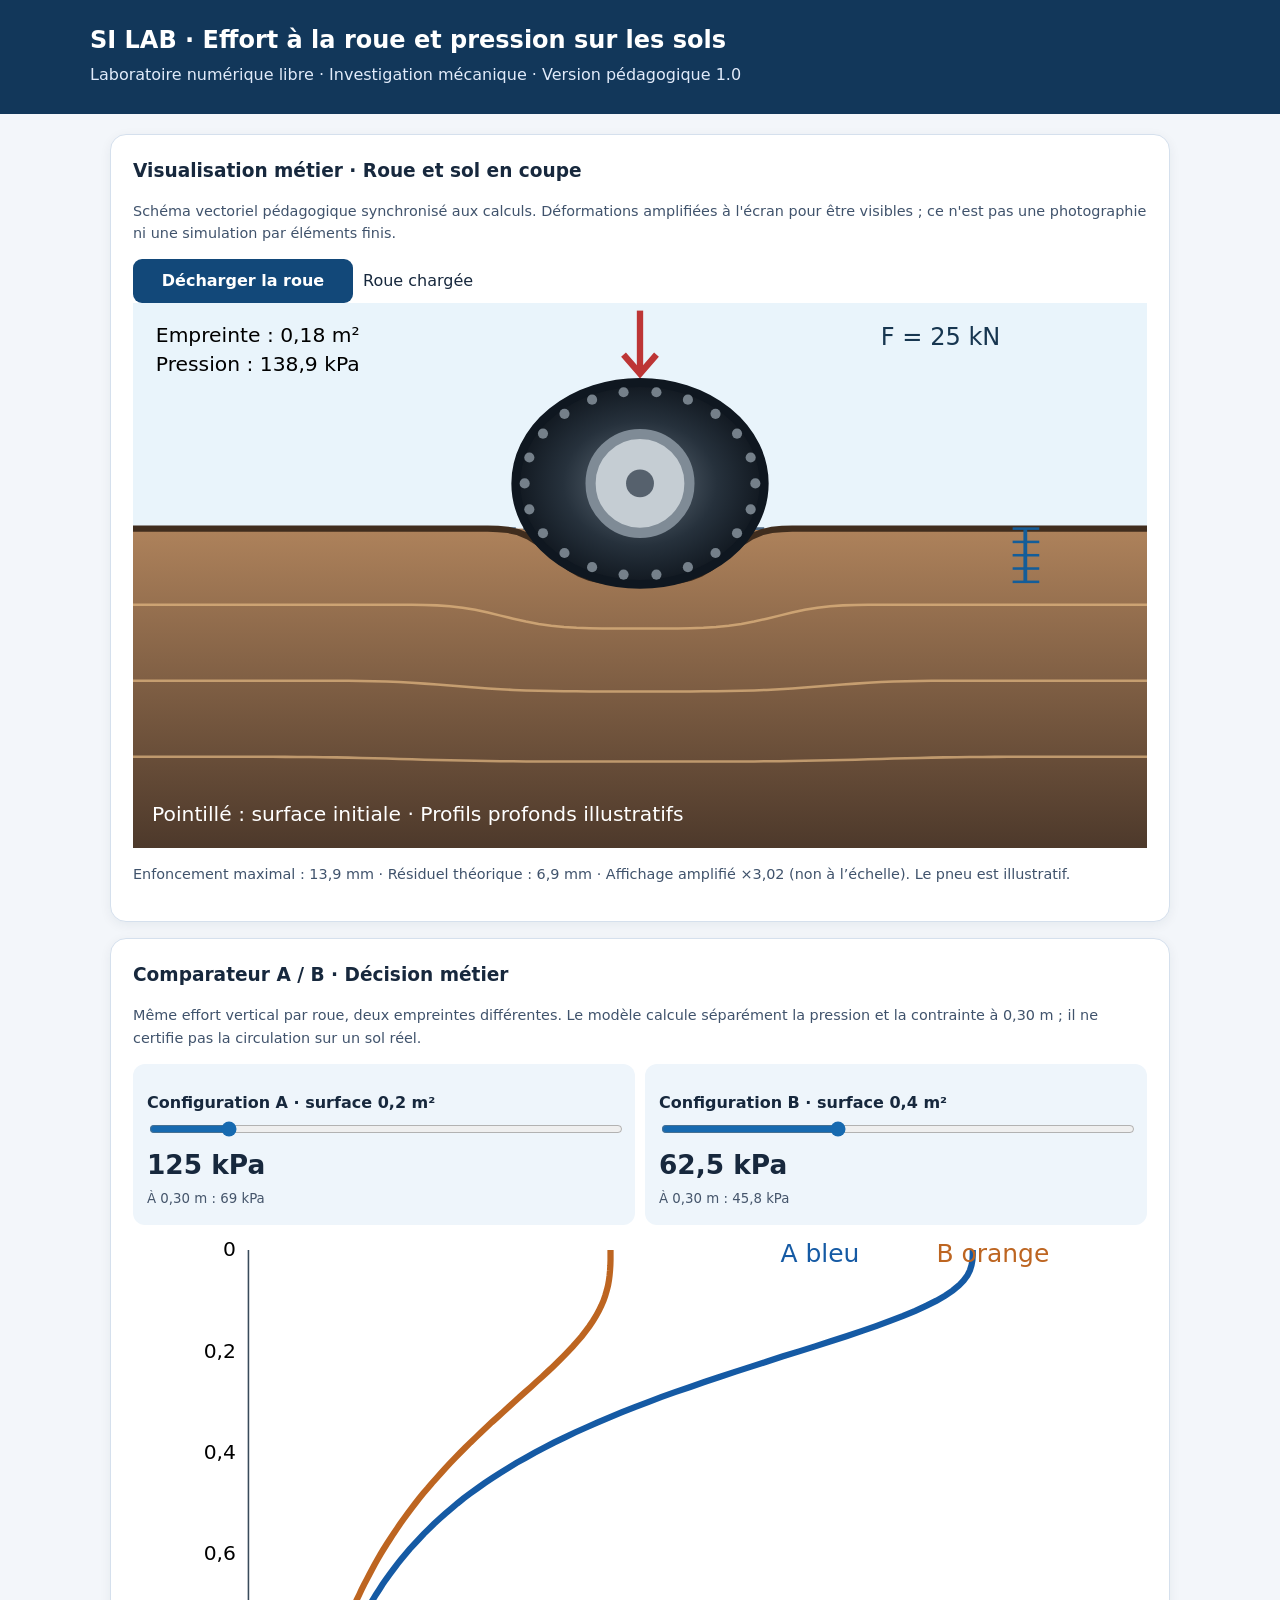
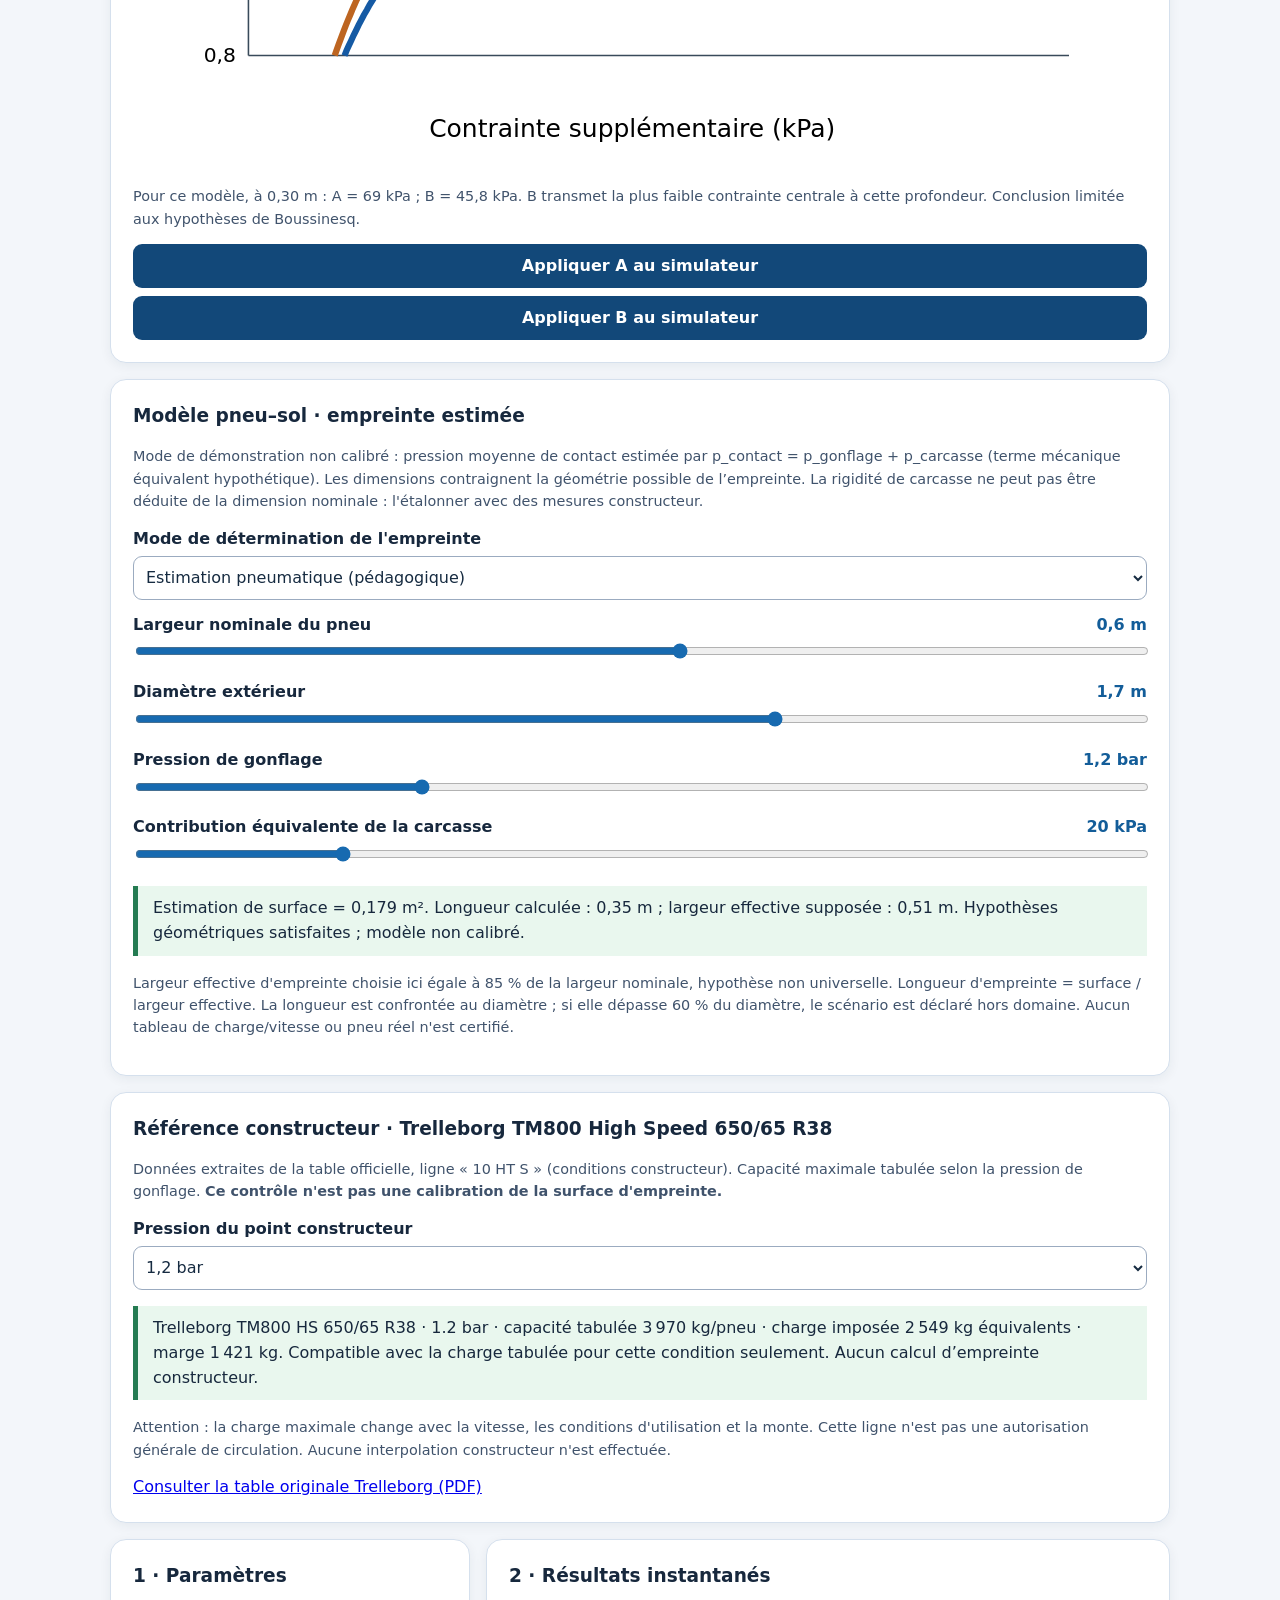
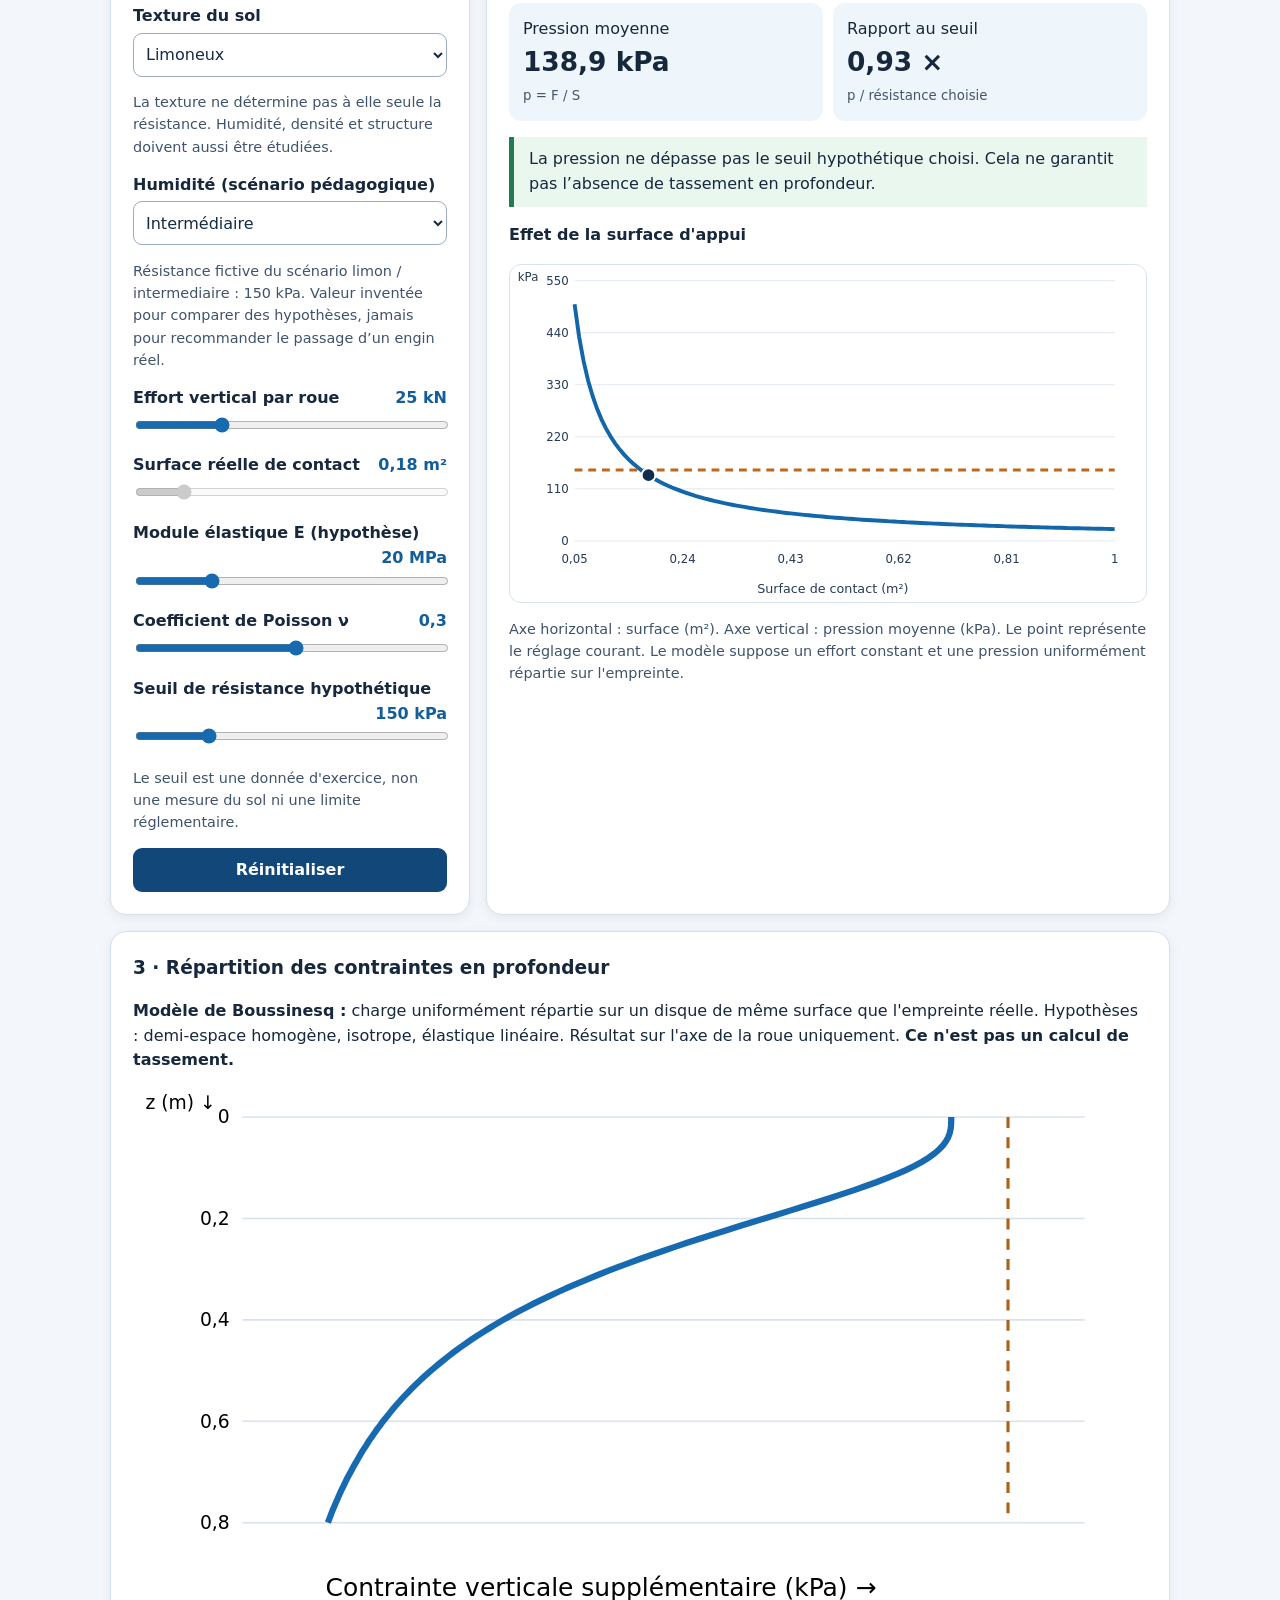
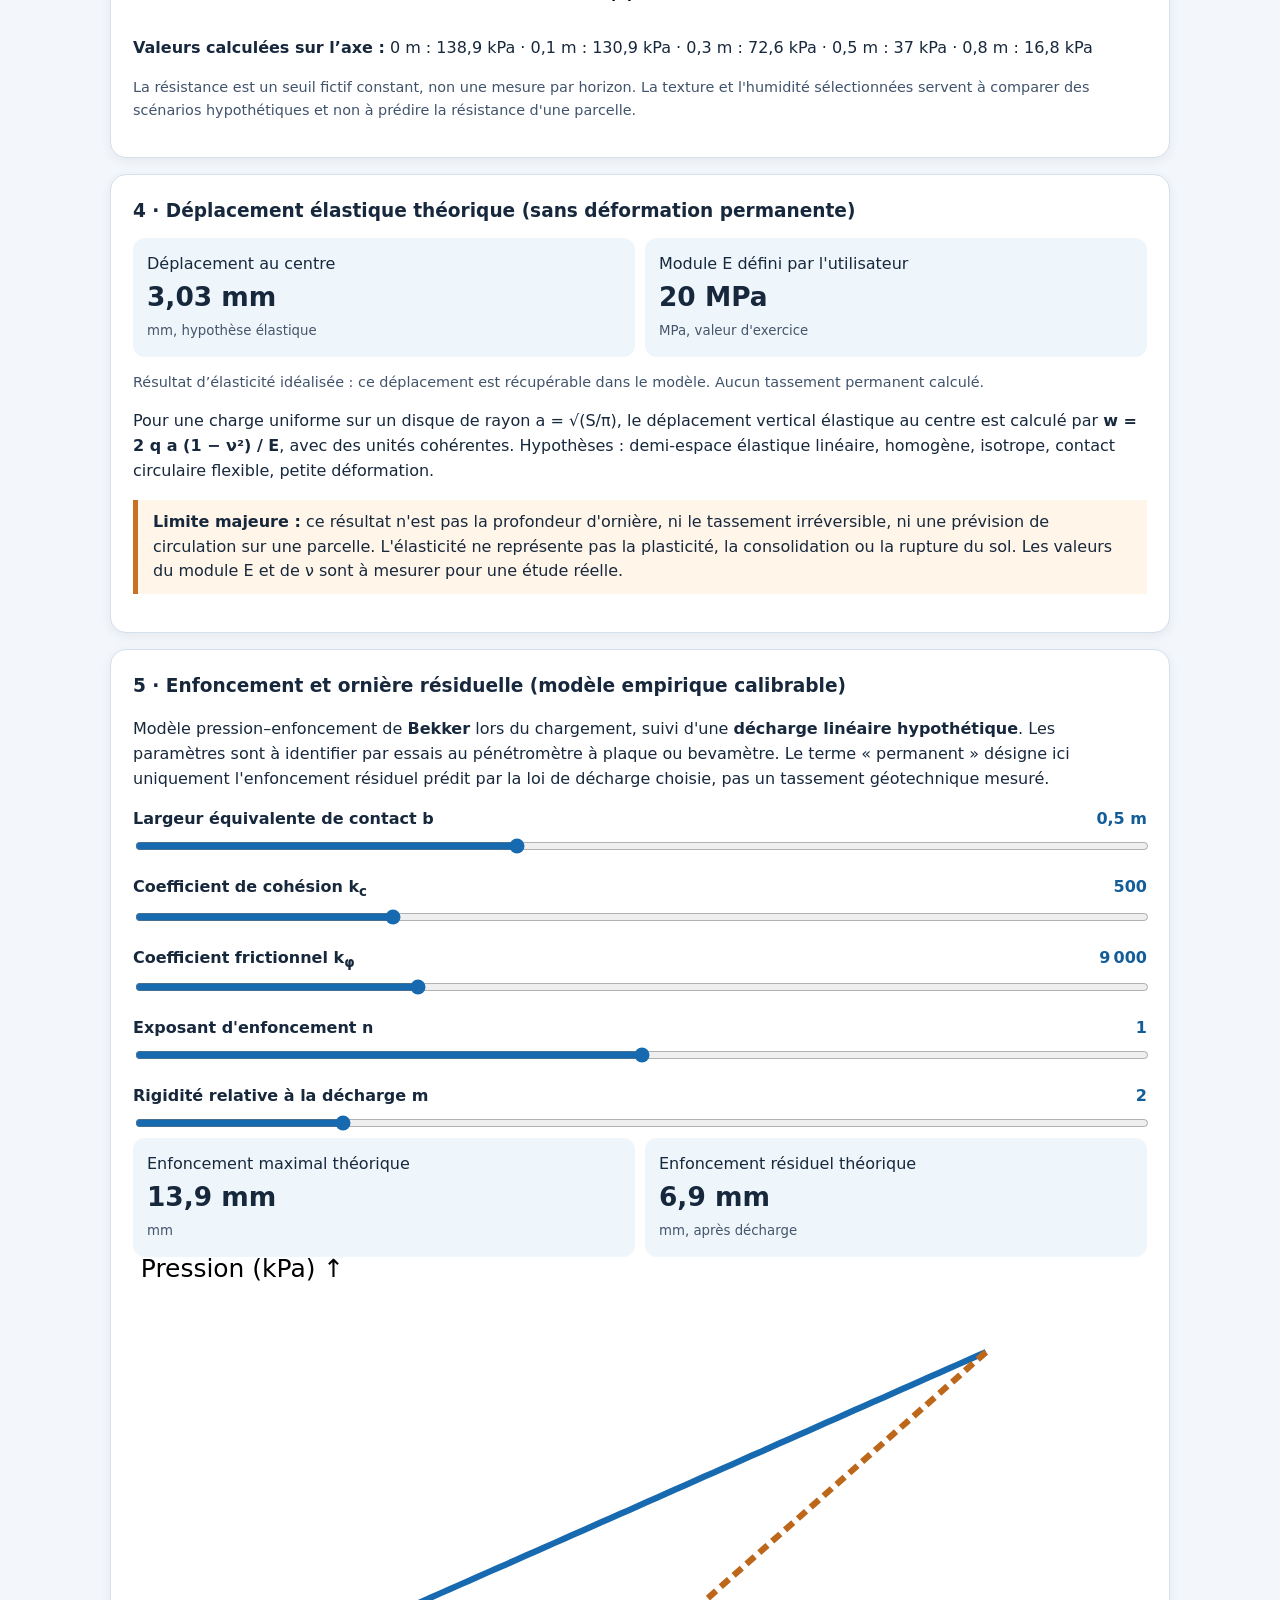
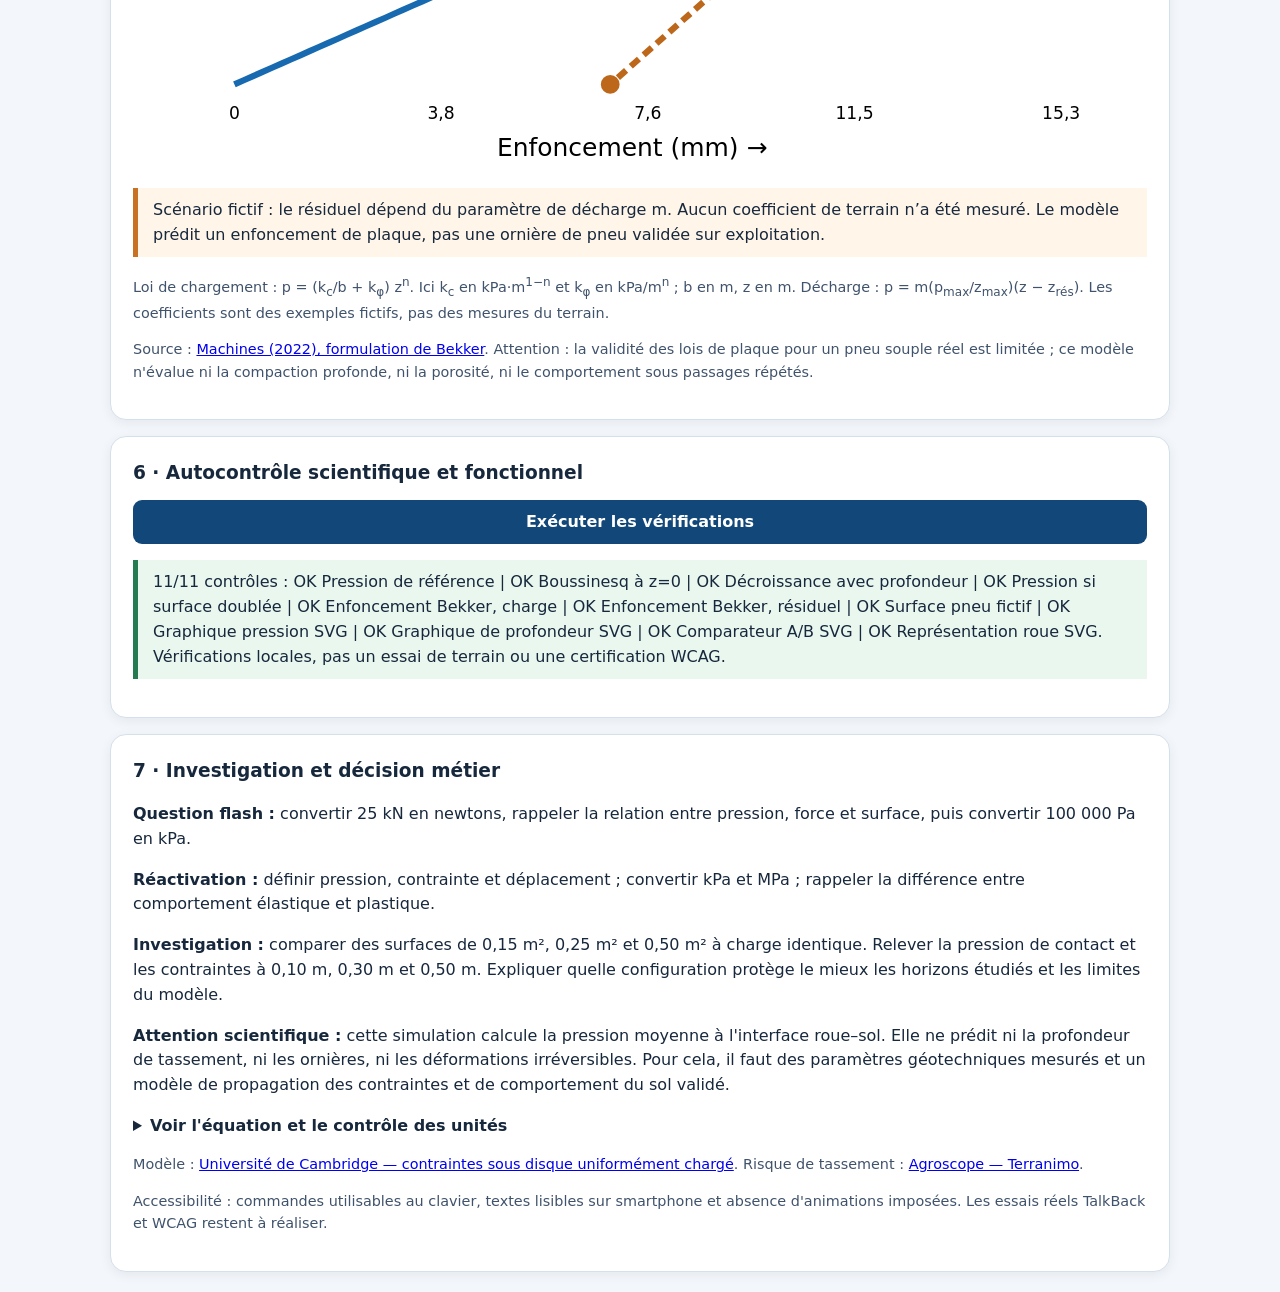
<file: lab-pression-sols/index.html>
<!doctype html>
<html lang="fr"><head><meta charset="utf-8"><meta name="viewport" content="width=device-width,initial-scale=1">
<title>SI LAB | Roue et pression sur les sols</title>
<style>
:root{font-family:system-ui,-apple-system,Segoe UI,sans-serif;color:#17283d;background:#f3f6fa}*{box-sizing:border-box}
body{margin:0;line-height:1.55}header{background:#12375a;color:white;padding:22px max(18px,calc((100vw - 1100px)/2))}header p{margin:.25rem 0;color:#e1ebfa}
main{max-width:1100px;margin:auto;padding:20px;display:grid;grid-template-columns:minmax(280px,360px) minmax(0,1fr);gap:16px}
.panel{background:white;padding:22px;border:1px solid #d5e0ed;border-radius:16px;box-shadow:0 3px 12px #142b4010}.wide{grid-column:1/-1}
h1{font-size:1.5rem;margin:0}h2{font-size:1.16rem;margin:0 0 12px}h3{font-size:1rem}
label{display:block;font-weight:700;margin:13px 0 4px}select,input[type=range],button{width:100%;font:inherit}input[type=range]{accent-color:#176ab0}select,button{min-height:44px;border:1px solid #9babc0;border-radius:9px;padding:8px;background:white;color:#162b41}
button{background:#124879;color:white;border:0;font-weight:700;cursor:pointer}button:focus-visible,input:focus-visible,select:focus-visible{outline:3px solid #ff9c32;outline-offset:3px}
.val{float:right;color:#135d99;font-variant-numeric:tabular-nums}.note{font-size:.9rem;color:#40536c}.metrics{display:grid;grid-template-columns:repeat(2,minmax(0,1fr));gap:10px}
.metric{background:#eef5fb;border-radius:12px;padding:14px}.metric strong{font-size:1.65rem;display:block;font-variant-numeric:tabular-nums}
svg{display:block;width:100%;height:auto}#plot{background:#fff;border:1px solid #d9e3ed;border-radius:12px}.warn{border-left:5px solid #c87024;padding:10px 15px;background:#fff5e8}.good{border-left:5px solid #247b52;padding:10px 15px;background:#e9f7ee}
small{color:#45556b}details{margin-top:14px}summary{cursor:pointer;font-weight:700}
@media(max-width:760px){main{display:block;padding:12px}.panel{margin-bottom:12px;padding:16px}.metrics{grid-template-columns:1fr 1fr}h1{font-size:1.3rem}}
@media(prefers-reduced-motion:reduce){*{animation:none!important;transition:none!important}}
</style></head><body>
<header><h1>SI LAB · Effort à la roue et pression sur les sols</h1><p>Laboratoire numérique libre · Investigation mécanique · Version pédagogique 1.0</p></header>
<main>
<section class="panel wide"><h2>Visualisation métier · Roue et sol en coupe</h2><p class="note">Schéma vectoriel pédagogique synchronisé aux calculs. Déformations amplifiées à l'écran pour être visibles ; ce n'est pas une photographie ni une simulation par éléments finis.</p><div style="display:flex;gap:10px;flex-wrap:wrap;align-items:center"><button type="button" id="loadButton" style="max-width:220px">Décharger la roue</button><span id="phaseLabel" role="status">Roue chargée</span></div><svg id="scene" viewBox="0 0 800 430" role="img" aria-label="Coupe du sol avec roue, empreinte et ornière calculée"></svg><p id="sceneCaption" class="note" aria-live="polite"></p></section><section class="panel wide"><h2>Comparateur A / B · Décision métier</h2><p class="note">Même effort vertical par roue, deux empreintes différentes. Le modèle calcule séparément la pression et la contrainte à 0,30 m ; il ne certifie pas la circulation sur un sol réel.</p><div class="metrics">
<div class="metric"><label for="compareA">Configuration A · surface <span id="compareAv"></span></label><input type="range" min="0.05" max="1" step="0.01" id="compareA" value="0.20"><strong id="compareAp"></strong><small id="compareAz"></small></div>
<div class="metric"><label for="compareB">Configuration B · surface <span id="compareBv"></span></label><input type="range" min="0.05" max="1" step="0.01" id="compareB" value="0.40"><strong id="compareBp"></strong><small id="compareBz"></small></div>
</div><svg id="comparePlot" viewBox="0 0 650 350" role="img" aria-label="Deux profils de contrainte verticale avec la profondeur, comparateur A et B"></svg><p id="compareDecision" role="status" class="note"></p>
<button type="button" id="useA">Appliquer A au simulateur</button><button type="button" id="useB" style="margin-top:8px">Appliquer B au simulateur</button>
</section><section class="panel wide"><h2>Modèle pneu–sol · empreinte estimée</h2><p class="note">Mode de démonstration non calibré : pression moyenne de contact estimée par p_contact = p_gonflage + p_carcasse (terme mécanique équivalent hypothétique). Les dimensions contraignent la géométrie possible de l’empreinte. La rigidité de carcasse ne peut pas être déduite de la dimension nominale : l'étalonner avec des mesures constructeur.</p>
<label for="tireMode">Mode de détermination de l'empreinte</label><select id="tireMode"><option value="estimated">Estimation pneumatique (pédagogique)</option><option value="measured">Surface mesurée, saisie directe</option></select>
<label for="tireWidth">Largeur nominale du pneu <span id="tireWidthV" class="val"></span></label><input type="range" id="tireWidth" min="0.25" max="0.90" value="0.60" step="0.01">
<label for="tireDiameter">Diamètre extérieur <span id="tireDiameterV" class="val"></span></label><input type="range" id="tireDiameter" min="0.75" max="2.25" value="1.70" step="0.05">
<label for="inflation">Pression de gonflage <span id="inflationV" class="val"></span></label><input type="range" id="inflation" min="0.5" max="3" value="1.2" step="0.1">
<label for="carcass">Contribution équivalente de la carcasse <span id="carcassV" class="val"></span></label><input type="range" id="carcass" min="0" max="100" value="20" step="5">
<p id="tireResult" role="status"></p><p class="note">Largeur effective d'empreinte choisie ici égale à 85 % de la largeur nominale, hypothèse non universelle. Longueur d'empreinte = surface / largeur effective. La longueur est confrontée au diamètre ; si elle dépasse 60 % du diamètre, le scénario est déclaré hors domaine. Aucun tableau de charge/vitesse ou pneu réel n'est certifié.</p></section><section class="panel wide"><h2>Référence constructeur · Trelleborg TM800 High Speed 650/65 R38</h2>
<p class="note">Données extraites de la table officielle, ligne « 10 HT S » (conditions constructeur). Capacité maximale tabulée selon la pression de gonflage. <strong>Ce contrôle n'est pas une calibration de la surface d'empreinte.</strong></p>
<label for="tirePressureSpec">Pression du point constructeur</label><select id="tirePressureSpec"><option value="0.6">0,6 bar</option><option value="0.8">0,8 bar</option><option value="1.2" selected>1,2 bar</option><option value="1.6">1,6 bar</option><option value="1.8">1,8 bar</option><option value="2.0">2,0 bar</option><option value="2.2">2,2 bar</option><option value="2.4">2,4 bar</option></select>
<p id="manufacturerResult" role="status"></p><p class="note">Attention : la charge maximale change avec la vitesse, les conditions d'utilisation et la monte. Cette ligne n'est pas une autorisation générale de circulation. Aucune interpolation constructeur n'est effectuée.</p>
<a href="https://prod.trelleborg-tires.com/-/media/tires-aft/datatsheet/brochure/trelleborg-pressure-table_eng.pdf?hash=C50D6A1D907722CA417668685BFC8AFC&amp;rev=cef121bcc11d4443a3e3de53909d5790&amp;sc_lang=en-za">Consulter la table originale Trelleborg (PDF)</a></section><section class="panel" aria-label="Paramètres"><h2>1 · Paramètres</h2>
<label for="sol">Texture du sol</label><select id="sol"><option value="limon">Limoneux</option><option value="sable">Sableux</option><option value="argile">Argileux</option></select>
<p class="note">La texture ne détermine pas à elle seule la résistance. Humidité, densité et structure doivent aussi être étudiées.</p>
<label for="humidity">Humidité (scénario pédagogique)</label><select id="humidity"><option value="sec">Sec</option><option value="intermediaire" selected>Intermédiaire</option><option value="humide">Humide</option></select><p class="note" id="scenarioNote"></p><label for="force">Effort vertical par roue <span class="val" id="fv"></span></label><input id="force" type="range" min="5" max="80" value="25" step="1">
<label for="surface">Surface réelle de contact <span class="val" id="sv"></span></label><input id="surface" type="range" min="0.05" max="1" value="0.25" step="0.01">
<label for="modulus">Module élastique E (hypothèse) <span class="val" id="ev"></span></label><input id="modulus" type="range" min="2" max="80" value="20" step="1"><label for="poisson">Coefficient de Poisson ν <span class="val" id="nuv"></span></label><input id="poisson" type="range" min="0.1" max="0.49" value="0.30" step="0.01"><label for="seuil">Seuil de résistance hypothétique <span class="val" id="rv"></span></label><input id="seuil" type="range" min="50" max="500" value="150" step="10">
<p class="note">Le seuil est une donnée d'exercice, non une mesure du sol ni une limite réglementaire.</p>
<button type="button" id="reset">Réinitialiser</button>
</section>
<section class="panel"><h2>2 · Résultats instantanés</h2>
<div class="metrics"><div class="metric">Pression moyenne<strong id="pv" aria-live="polite"></strong><small>p = F / S</small></div>
<div class="metric">Rapport au seuil<strong id="kv"></strong><small>p / résistance choisie</small></div></div>
<p id="interpretation" role="status"></p>
<h3>Effet de la surface d'appui</h3>
<svg id="plot" viewBox="0 0 650 345" role="img" aria-labelledby="graphtitle graphdesc"><title id="graphtitle">Pression en fonction de la surface de contact</title><desc id="graphdesc">Courbe initiale, 25 kN : pression de 100 kPa pour 0,25 m².</desc><rect x="0" y="0" width="650" height="345" fill="white"/><line x1="66" y1="282" x2="618" y2="282" stroke="#738398" stroke-width="2"/><line x1="66" y1="16" x2="66" y2="282" stroke="#738398" stroke-width="2"/><polyline points="66.0,40.2 70.6,73.2 75.2,98.3 79.8,118.1 84.4,133.9 89.0,147.0 93.6,158.0 98.2,167.3 102.8,175.3 107.4,182.3 112.0,188.4 116.6,193.8 121.2,198.6 125.8,202.9 130.4,206.8 135.0,210.4 139.6,213.6 144.2,216.5 148.8,219.2 153.4,221.7 158.0,224.0 162.6,226.1 167.2,228.1 171.8,229.9 176.4,231.6 181.0,233.2 185.6,234.7 190.2,236.2 194.8,237.5 199.4,238.8 204.0,239.9 208.6,241.1 213.2,242.1 217.8,243.2 222.4,244.1 227.0,245.0 231.6,245.9 236.2,246.7 240.8,247.5 245.4,248.3 250.0,249.0 254.6,249.7 259.2,250.4 263.8,251.0 268.4,251.6 273.0,252.2 277.6,252.8 282.2,253.4 286.8,253.9 291.4,254.4 296.0,254.9 300.6,255.4 305.2,255.8 309.8,256.3 314.4,256.7 319.0,257.1 323.6,257.5 328.2,257.9 332.8,258.3 337.4,258.6 342.0,259.0 346.6,259.3 351.2,259.6 355.8,260.0 360.4,260.3 365.0,260.6 369.6,260.9 374.2,261.2 378.8,261.4 383.4,261.7 388.0,262.0 392.6,262.2 397.2,262.5 401.8,262.7 406.4,263.0 411.0,263.2 415.6,263.4 420.2,263.7 424.8,263.9 429.4,264.1 434.0,264.3 438.6,264.5 443.2,264.7 447.8,264.9 452.4,265.1 457.0,265.3 461.6,265.5 466.2,265.6 470.8,265.8 475.4,266.0 480.0,266.1 484.6,266.3 489.2,266.5 493.8,266.6 498.4,266.8 503.0,266.9 507.6,267.1 512.2,267.2 516.8,267.4 521.4,267.5 526.0,267.6 530.6,267.8 535.2,267.9 539.8,268.0 544.4,268.2 549.0,268.3 553.6,268.4 558.2,268.5 562.8,268.6 567.4,268.8 572.0,268.9 576.6,269.0 581.2,269.1 585.8,269.2 590.4,269.3 595.0,269.4 599.6,269.5 604.2,269.6 608.8,269.7 613.4,269.8 618.0,269.9" stroke="#176ab0" stroke-width="4" fill="none"/><line x1="66" y1="209.5" x2="618" y2="209.5" stroke="#bd671b" stroke-dasharray="8 5" stroke-width="3"/><circle cx="182.2" cy="233.6" r="7" fill="#172d50"/><text x="320" y="326" text-anchor="middle" font-size="16">Surface de contact (m²)</text><text x="10" y="16" font-size="15">kPa</text></svg>
<p class="note">Axe horizontal : surface (m²). Axe vertical : pression moyenne (kPa). Le point représente le réglage courant. Le modèle suppose un effort constant et une pression uniformément répartie sur l'empreinte.</p>
</section>
<section class="panel wide"><h2>3 · Répartition des contraintes en profondeur</h2><p><strong>Modèle de Boussinesq :</strong> charge uniformément répartie sur un disque de même surface que l'empreinte réelle. Hypothèses : demi-espace homogène, isotrope, élastique linéaire. Résultat sur l'axe de la roue uniquement. <strong>Ce n'est pas un calcul de tassement.</strong></p><svg id="depthplot" viewBox="0 0 650 340" role="img" aria-label="Profil de contrainte verticale en fonction de la profondeur"></svg><div id="depthvalues" aria-live="polite"></div><p class="note">La résistance est un seuil fictif constant, non une mesure par horizon. La texture et l'humidité sélectionnées servent à comparer des scénarios hypothétiques et non à prédire la résistance d'une parcelle.</p></section><section class="panel wide"><h2>4 · Déplacement élastique théorique (sans déformation permanente)</h2><div class="metrics"><div class="metric"><span>Déplacement au centre</span><strong id="settleValue">—</strong><small>mm, hypothèse élastique</small></div><div class="metric"><span>Module E défini par l'utilisateur</span><strong id="modulusValue">—</strong><small>MPa, valeur d'exercice</small></div></div><p id="settleInfo" class="note"></p><p>Pour une charge uniforme sur un disque de rayon a = √(S/π), le déplacement vertical élastique au centre est calculé par <strong>w = 2 q a (1 − ν²) / E</strong>, avec des unités cohérentes. Hypothèses : demi-espace élastique linéaire, homogène, isotrope, contact circulaire flexible, petite déformation.</p><p class="warn"><strong>Limite majeure :</strong> ce résultat n'est pas la profondeur d'ornière, ni le tassement irréversible, ni une prévision de circulation sur une parcelle. L'élasticité ne représente pas la plasticité, la consolidation ou la rupture du sol. Les valeurs du module E et de ν sont à mesurer pour une étude réelle.</p></section><section class="panel wide"><h2>5 · Enfoncement et ornière résiduelle (modèle empirique calibrable)</h2>
<p>Modèle pression–enfoncement de <strong>Bekker</strong> lors du chargement, suivi d'une <strong>décharge linéaire hypothétique</strong>. Les paramètres sont à identifier par essais au pénétromètre à plaque ou bevamètre. Le terme « permanent » désigne ici uniquement l'enfoncement résiduel prédit par la loi de décharge choisie, pas un tassement géotechnique mesuré.</p>
<label for="width">Largeur équivalente de contact b <span class="val" id="widthv"></span></label><input type="range" min="0.2" max="1" value="0.5" step="0.01" id="width">
<label for="kc">Coefficient de cohésion k<sub>c</sub> <span class="val" id="kcv"></span></label><input type="range" min="0" max="2000" value="500" step="25" id="kc">
<label for="kphi">Coefficient frictionnel k<sub>φ</sub> <span class="val" id="kphiv"></span></label><input type="range" min="1000" max="30000" value="9000" step="250" id="kphi">
<label for="exponent">Exposant d'enfoncement n <span class="val" id="nv"></span></label><input type="range" min="0.5" max="1.5" value="1" step="0.05" id="exponent">
<label for="unload">Rigidité relative à la décharge m <span class="val" id="unloadv"></span></label><input type="range" min="1" max="6" value="2" step="0.1" id="unload">
<div class="metrics"><div class="metric">Enfoncement maximal théorique<strong id="sinkmax"></strong><small>mm</small></div><div class="metric">Enfoncement résiduel théorique<strong id="sinkres"></strong><small>mm, après décharge</small></div></div>
<svg id="sinkplot" viewBox="0 0 650 330" role="img" aria-label="Courbes de pression lors du chargement puis déchargement en fonction de l'enfoncement"></svg>
<p id="sinkwarning" class="warn"></p>
<p class="note">Loi de chargement : p = (k<sub>c</sub>/b + k<sub>φ</sub>) z<sup>n</sup>. Ici k<sub>c</sub> en kPa·m<sup>1−n</sup> et k<sub>φ</sub> en kPa/m<sup>n</sup> ; b en m, z en m. Décharge : p = m(p<sub>max</sub>/z<sub>max</sub>)(z − z<sub>rés</sub>). Les coefficients sont des exemples fictifs, pas des mesures du terrain.</p>
<p class="note">Source : <a href="https://www.mdpi.com/2075-1702/10/12/1117">Machines (2022), formulation de Bekker</a>. Attention : la validité des lois de plaque pour un pneu souple réel est limitée ; ce modèle n'évalue ni la compaction profonde, ni la porosité, ni le comportement sous passages répétés.</p>
</section><section class="panel wide"><h2>6 · Autocontrôle scientifique et fonctionnel</h2><button type="button" id="runTests">Exécuter les vérifications</button><p id="testReport" role="status" class="note">Tests non exécutés dans ce navigateur.</p></section><section class="panel wide"><h2>7 · Investigation et décision métier</h2>
<p><strong>Question flash :</strong> convertir 25 kN en newtons, rappeler la relation entre pression, force et surface, puis convertir 100 000 Pa en kPa.</p>
<p><strong>Réactivation :</strong> définir pression, contrainte et déplacement ; convertir kPa et MPa ; rappeler la différence entre comportement élastique et plastique.</p><p><strong>Investigation :</strong> comparer des surfaces de 0,15 m², 0,25 m² et 0,50 m² à charge identique. Relever la pression de contact et les contraintes à 0,10 m, 0,30 m et 0,50 m. Expliquer quelle configuration protège le mieux les horizons étudiés et les limites du modèle.</p>
<p><strong>Attention scientifique :</strong> cette simulation calcule la pression moyenne à l'interface roue–sol. Elle ne prédit ni la profondeur de tassement, ni les ornières, ni les déformations irréversibles. Pour cela, il faut des paramètres géotechniques mesurés et un modèle de propagation des contraintes et de comportement du sol validé.</p>
<details><summary>Voir l'équation et le contrôle des unités</summary><p>F en kN ; S en m² ; p = F / S en kPa, car 1 kN/m² = 1 kPa.</p></details><p class="note">Modèle : <a href="https://teaching.eng.cam.ac.uk/system/files/P2B2005QD005.pdf">Université de Cambridge — contraintes sous disque uniformément chargé</a>. Risque de tassement : <a href="https://www.agroscope.admin.ch/fr/terranimo-calculer-le-risque-de-tassement-du-sol">Agroscope — Terranimo</a>.</p><p class="note">Accessibilité : commandes utilisables au clavier, textes lisibles sur smartphone et absence d'animations imposées. Les essais réels TalkBack et WCAG restent à réaliser.</p>
</section></main>
<script>
const $=id=>document.getElementById(id), force=$('force'),surface=$('surface'),seuil=$('seuil'),svg=$('plot');

const profile={sable:{sec:240,intermediaire:150,humide:80},limon:{sec:220,intermediaire:150,humide:60},argile:{sec:200,intermediaire:130,humide:50}};
function stress(F,S,z){if(z===0)return F/S;const a2=S/Math.PI;return (F/S)*(1-Math.pow(1+a2/(z*z),-1.5));}
function depth(F,S,R){
const v=$('depthplot'),x=p=>70+p/MAX*540,y=z=>18+z/.8*260,MAX=Math.max(F/S,R)*1.1;
let out='';
for(let k=0;k<=4;k++){let z=k*.2;out+='<line x1="70" x2="610" y1="'+y(z)+'" y2="'+y(z)+'" stroke="#d8e2ed"/><text x="62" y="'+(y(z)+4)+'" text-anchor="end" font-size="12">'+fr(z,2)+'</text>';}
let points=[];for(let i=0;i<=100;i++){let z=i*.008;points.push(x(stress(F,S,z)).toFixed(1)+','+y(z).toFixed(1));}
out+='<polyline points="'+points.join(' ')+'" stroke="#176ab0" stroke-width="4" fill="none"/><line x1="'+x(R)+'" x2="'+x(R)+'" y1="18" y2="278" stroke="#ad6017" stroke-dasharray="7 6" stroke-width="2"/><text x="300" y="325" text-anchor="middle">Contrainte verticale supplémentaire (kPa) →</text><text x="8" y="13" font-size="12">z (m) ↓</text>';
v.innerHTML=out;
$('depthvalues').innerHTML='<p><strong>Valeurs calculées sur l’axe :</strong> '+[0,.1,.3,.5,.8].map(z=>fr(z,2)+' m : '+fr(stress(F,S,z))+' kPa').join(' · ')+'</p>';
}
function soilChange(){let t=$('sol').value,h=$('humidity').value;seuil.value=profile[t][h];$('scenarioNote').textContent='Résistance fictive du scénario '+t+' / '+h+' : '+seuil.value+' kPa. Valeur inventée pour comparer des hypothèses, jamais pour recommander le passage d’un engin réel.';draw();}

function elasticSettlement(F,S,E,nu){const q=F/S;const a=Math.sqrt(S/Math.PI);return 2*q*a*(1-nu*nu)/(E*1000)*1000;}

function sinkage(F,S,b,kc,kphi,n,m){const p=F/S,K=kc/b+kphi,z=Math.pow(p/K,1/n),zr=z*(1-1/m);return {p,K,z,zr};}
function drawSink(F,S){
const b=Number($('width').value),kc=Number($('kc').value),kp=Number($('kphi').value),n=Number($('exponent').value),m=Number($('unload').value);
const o=sinkage(F,S,b,kc,kp,n,m);
$('widthv').textContent=fr(b,2)+' m';$('kcv').textContent=fr(kc,0);$('kphiv').textContent=fr(kp,0);$('nv').textContent=fr(n,2);$('unloadv').textContent=fr(m,1);
$('sinkmax').textContent=fr(o.z*1000,1)+' mm';$('sinkres').textContent=fr(o.zr*1000,1)+' mm';
$('sinkwarning').textContent='Scénario fictif : le résiduel dépend du paramètre de décharge m. Aucun coefficient de terrain n’a été mesuré. Le modèle prédit un enfoncement de plaque, pas une ornière de pneu validée sur exploitation.';
const x=z=>65+z/(o.z*1.1)*530, y=p=>274-p/(o.p*1.15)*245;let v='';
for(let j=0;j<=4;j++){let z=o.z*1.1*j/4;v+='<text x="'+x(z)+'" y="296" text-anchor="middle" font-size="11">'+fr(z*1000,1)+'</text>';}
let loading=[];for(let i=0;i<=80;i++){let z=o.z*i/80;loading.push(x(z).toFixed(1)+','+y(o.K*Math.pow(z,n)).toFixed(1));}
v+='<polyline points="'+loading.join(' ')+'" stroke="#176ab0" stroke-width="4" fill="none"/>';
v+='<line x1="'+x(o.z)+'" y1="'+y(o.p)+'" x2="'+x(o.zr)+'" y2="'+y(0)+'" stroke="#bd671b" stroke-width="4" stroke-dasharray="7 4"/>';
v+='<circle cx="'+x(o.zr)+'" cy="'+y(0)+'" r="6" fill="#bd671b"/><text x="320" y="320" text-anchor="middle">Enfoncement (mm) →</text><text x="5" y="13">Pression (kPa) ↑</text>';
$('sinkplot').innerHTML=v;
}


let wheelLoaded=true;

function renderScene(F,S){
 const b=Number($('width').value),kc=Number($('kc').value),kp=Number($('kphi').value),n=Number($('exponent').value),m=Number($('unload').value);
 const o=sinkage(F,S,b,kc,kp,n,m),cx=400,ground=178;
 const maxMM=o.z*1000,resMM=o.zr*1000;
 // Distortion is exaggerated consistently for visibility, with explicit scale.
 const scale=Math.min(4,Math.max(.35,42/Math.max(maxMM,1))),d=(wheelLoaded?maxMM:resMM)*scale;
 const half=Math.min(195,Math.max(75,(S/b)*125)), tyreRadius=91;
 const floor=(x)=>{let t=Math.abs((x-cx)/half);return ground+d*Math.exp(-Math.pow(t,4));};
 const pts=[];for(let x=0;x<=800;x+=8)pts.push(x+','+floor(x).toFixed(2));
 const surfacePath='M '+pts.join(' L ')+' L800 430 L0 430 Z';
 // Tyre ellipse visually depicts deflection only; not a tyre constitutive law.
 const tyreBottom=floor(cx)+2,tyreCy=tyreBottom-tyreRadius+Math.min(13,d*.3);
 let p='<defs><linearGradient id="dirt" x1="0" y1="0" x2="0" y2="1"><stop stop-color="#ae825b"/><stop offset="1" stop-color="#4d392b"/></linearGradient><radialGradient id="rubber"><stop stop-color="#65727e"/><stop offset=".62" stop-color="#26313c"/><stop offset="1" stop-color="#111820"/></radialGradient></defs>';
 p+='<rect width="800" height="430" fill="#e9f4fb"/><rect y="178" width="800" height="252" fill="url(#dirt)"/>';
 p+='<path d="'+surfacePath+'" fill="url(#dirt)"/><path d="M0 178 H800" fill="none" stroke="#4d6781" stroke-dasharray="8 6" stroke-width="2"/>';
 for(let k=1;k<=3;k++){let y=ground+60*k;let line=[];for(let x=0;x<=800;x+=10){let t=Math.abs((x-cx)/(half+42*k));line.push(x+','+(y+(d*Math.exp(-Math.pow(t,4))*Math.exp(-k*.8))).toFixed(2));}p+='<polyline points="'+line.join(' ')+'" stroke="#e4ba83" opacity=".7" fill="none" stroke-width="2"/>';}
 p+='<polyline points="'+pts.join(' ')+'" fill="none" stroke="#402d1e" stroke-width="5"/>';
 const tyreRy=tyreRadius-Math.min(17,d*.27),tyreY=tyreBottom-tyreRy;
 p+='<ellipse cx="'+cx+'" cy="'+tyreY+'" rx="98" ry="'+tyreRy+'" fill="url(#rubber)" stroke="#0f1720" stroke-width="7"/>';
 for(let a=0;a<22;a++){let t=a*Math.PI/11,x=cx+91*Math.cos(t),y=tyreY+(tyreRy-7)*Math.sin(t);p+='<circle cx="'+x+'" cy="'+y+'" r="4" fill="#75808a"/>';}
 p+='<circle cx="'+cx+'" cy="'+tyreY+'" r="39" fill="#c5cdd3" stroke="#7f8b96" stroke-width="8"/><circle cx="'+cx+'" cy="'+tyreY+'" r="11" fill="#56616d"/>';
 p+='<path d="M400 6 V'+(tyreY-tyreRy-8)+'" stroke="#bd3535" stroke-width="5"/><path d="M387 '+(tyreY-tyreRy-22)+' L400 '+(tyreY-tyreRy-7)+' L413 '+(tyreY-tyreRy-22)+'" fill="none" stroke="#bd3535" stroke-width="5"/>';
 // An explicit visual scale makes exaggerated motion auditable.
 p+='<line x1="704" y1="'+ground+'" x2="704" y2="'+(ground+d)+'" stroke="#145d99" stroke-width="3"/>';
 for(let j=0;j<=4;j++){let yy=ground+d*j/4;p+='<line x1="694" y1="'+yy+'" x2="715" y2="'+yy+'" stroke="#145d99" stroke-width="2"/>';}
 p+='<text x="590" y="33" font-size="19" fill="#173650">F = '+fr(F,0)+' kN</text><text x="18" y="31" font-size="16">Empreinte : '+fr(S,2)+' m²</text><text x="18" y="54" font-size="16">Pression : '+fr(F/S)+' kPa</text>';
 p+='<text x="15" y="409" fill="white" font-size="16">Pointillé : surface initiale · Profils profonds illustratifs</text>';
 $('scene').innerHTML=p;
 $('phaseLabel').textContent=wheelLoaded?'Roue chargée':'Roue déchargée : profil résiduel';
 $('loadButton').textContent=wheelLoaded?'Décharger la roue':'Recharger la roue';
 $('sceneCaption').textContent='Enfoncement maximal : '+fr(maxMM,1)+' mm · Résiduel théorique : '+fr(resMM,1)+' mm · Affichage amplifié ×'+fr(scale,2)+' (non à l’échelle). Le pneu est illustratif.';
}

function footprint(F,width,diam,inflate,carcass){const contactKpa=inflate*100+carcass;const calculated=F/contactKpa;const effWidth=width*.85;const length=calculated/effWidth;const admissible=length<=.60*diam;return {contactKpa,calculated,effWidth,length,admissible};}
function tyreUpdate(){
 const mode=$('tireMode').value,F=Number(force.value),w=Number($('tireWidth').value),d=Number($('tireDiameter').value),pi=Number($('inflation').value),pc=Number($('carcass').value);
 $('tireWidthV').textContent=fr(w,2)+' m';$('tireDiameterV').textContent=fr(d,2)+' m';$('inflationV').textContent=fr(pi,1)+' bar';$('carcassV').textContent=fr(pc,0)+' kPa';
 const o=footprint(F,w,d,pi,pc);
 if(mode==='estimated' && o.admissible && o.calculated>=.05 && o.calculated<=1){surface.value=o.calculated.toFixed(2);}
 surface.disabled=mode==='estimated';
 $('tireResult').className=o.admissible?'good':'warn';
 $('tireResult').textContent=(mode==='measured'?'Surface librement définie. ':'Estimation de surface = '+fr(o.calculated,3)+' m². ')+'Longueur calculée : '+fr(o.length,2)+' m ; largeur effective supposée : '+fr(o.effWidth,2)+' m. '+(!o.admissible?'HORS DOMAINE : modifier les paramètres ou passer en mode mesuré.':'Hypothèses géométriques satisfaites ; modèle non calibré.');
 draw();
}


const manufacturerTable={'0.6':2915,'0.8':3220,'1.2':3970,'1.6':4745,'1.8':4960,'2.0':5175,'2.2':5395,'2.4':5610};
function checkManufacturer(F){const key=$('tirePressureSpec').value,kg=manufacturerTable[key],loadKg=F*1000/9.80665;const spare=kg-loadKg;const pass=spare>=0;let e=$('manufacturerResult');
e.className=pass?'good':'warn';
e.textContent='Trelleborg TM800 HS 650/65 R38 · '+key+' bar · capacité tabulée '+fr(kg,0)+' kg/pneu · charge imposée '+fr(loadKg,0)+' kg équivalents · marge '+fr(spare,0)+' kg. '+(pass?'Compatible avec la charge tabulée pour cette condition seulement.':'Charge dépassant la limite de cette ligne constructeur.')+' Aucun calcul d’empreinte constructeur.';
}

function drawCompare(F){
 const A=Number($('compareA').value),B=Number($('compareB').value);
 for(const [key,S] of [['A',A],['B',B]]){$('compare'+key+'v').textContent=fr(S,2)+' m²';$('compare'+key+'p').textContent=fr(F/S,1)+' kPa';$('compare'+key+'z').textContent='À 0,30 m : '+fr(stress(F,S,.3),1)+' kPa';}
 const max=Math.max(F/A,F/B)*1.12,x=p=>74+p/max*520,y=z=>16+z/.8*260;
 let g='<line x1="74" y1="16" x2="74" y2="276" stroke="#394a5a"/><line x1="74" y1="276" x2="600" y2="276" stroke="#394a5a"/>';
 for(let i=0;i<=4;i++){let z=.2*i;g+='<text x="66" y="'+(y(z)+4)+'" text-anchor="end" font-size="13">'+fr(z,2)+'</text>';}
 for(const [area,color] of [[A,'#155aa4'],[B,'#bd6521']]){let v=[];for(let i=0;i<=80;i++){let z=i*.01;v.push(x(stress(F,area,z)).toFixed(1)+','+y(z).toFixed(1));}g+='<polyline points="'+v.join(' ')+'" fill="none" stroke="'+color+'" stroke-width="4"/>';}
 g+='<text x="320" y="328" text-anchor="middle">Contrainte supplémentaire (kPa)</text><text x="415" y="24" fill="#155aa4">A bleu</text><text x="515" y="24" fill="#bd6521">B orange</text>';
 $('comparePlot').innerHTML=g;
 const a=stress(F,A,.3),b=stress(F,B,.3);
 $('compareDecision').textContent='Pour ce modèle, à 0,30 m : A = '+fr(a,1)+' kPa ; B = '+fr(b,1)+' kPa. '+(Math.abs(a-b)<.001?'Les résultats sont égaux.':(a<b?'A':'B')+' transmet la plus faible contrainte centrale à cette profondeur.')+' Conclusion limitée aux hypothèses de Boussinesq.';
}

const fr=(v,n=1)=>Number(v).toLocaleString('fr-FR',{maximumFractionDigits:n});
function runTests(){
 const cases=[
 ['Pression de référence',Math.abs(25/.25-100)<1e-10],
 ['Boussinesq à z=0',Math.abs(stress(25,.25,0)-100)<1e-8],
 ['Décroissance avec profondeur',stress(25,.25,.1)>stress(25,.25,.3)&&stress(25,.25,.3)>stress(25,.25,.8)],
 ['Pression si surface doublée',Math.abs(25/.5-50)<1e-8],
 ['Enfoncement Bekker, charge',Math.abs(sinkage(25,.25,.5,500,9000,1,2).z-.01)<1e-9],
 ['Enfoncement Bekker, résiduel',Math.abs(sinkage(25,.25,.5,500,9000,1,2).zr-.005)<1e-9],
 ['Surface pneu fictif',Math.abs(footprint(25,.6,1.7,1.2,20).calculated-25/140)<1e-9],
 ['Graphique pression SVG',Boolean($('plot').querySelector('polyline'))],
 ['Graphique de profondeur SVG',Boolean($('depthplot').querySelector('polyline'))],
 ['Comparateur A/B SVG',Boolean($('comparePlot').querySelectorAll('polyline').length===2)],
 ['Représentation roue SVG',Boolean($('scene').querySelector('ellipse'))]
 ];
 const ok=cases.filter(q=>q[1]).length;
 $('testReport').textContent=ok+'/'+cases.length+' contrôles : '+cases.map(q=>(q[1]?'OK':'ÉCHEC')+' '+q[0]).join(' | ')+'. Vérifications locales, pas un essai de terrain ou une certification WCAG.';
 $('testReport').className=ok===cases.length?'good':'warn';
 return ok===cases.length;
}

function draw(){
const F=Number(force.value),S=Number(surface.value),R=Number(seuil.value),P=F/S,K=P/R,E=Number($('modulus').value),nu=Number($('poisson').value);$('ev').textContent=fr(E,0)+' MPa';$('nuv').textContent=fr(nu,2);$('settleValue').textContent=fr(elasticSettlement(F,S,E,nu),2)+' mm';$('modulusValue').textContent=fr(E,0)+' MPa';$('settleInfo').textContent='Résultat d’élasticité idéalisée : ce déplacement est récupérable dans le modèle. Aucun tassement permanent calculé.';
$('fv').textContent=fr(F,0)+' kN';$('sv').textContent=fr(S,2)+' m²';$('rv').textContent=fr(R,0)+' kPa';$('pv').textContent=fr(P)+' kPa';$('kv').textContent=fr(K,2)+' ×';
const msg=K>1?'La pression dépasse le seuil hypothétique choisi. Étudier le risque avec des données de sol mesurées.':'La pression ne dépasse pas le seuil hypothétique choisi. Cela ne garantit pas l’absence de tassement en profondeur.';
$('interpretation').className=K>1?'warn':'good';$('interpretation').textContent=msg;
const L=66,T=16,W=552,H=266, maxP=Math.max(550,Math.ceil(F/.05/100)*100,R+50), x=s=>L+(s-.05)/.95*W,y=p=>T+H-(p/maxP)*H;
let h='';
for(let i=0;i<=5;i++){const yy=T+H-H*i/5,p=maxP*i/5;h+='<line x1="'+L+'" x2="'+(L+W)+'" y1="'+yy+'" y2="'+yy+'" stroke="#e1e8f0"/><text x="60" y="'+(yy+4)+'" text-anchor="end" font-size="12" fill="#263b54">'+fr(p,0)+'</text>'}
for(let i=0;i<=5;i++){let ss=.05+.95*i/5,xx=x(ss);h+='<text x="'+xx+'" y="305" text-anchor="middle" font-size="12" fill="#263b54">'+fr(ss,2)+'</text>'}
let pts=[];for(let i=0;i<=120;i++){let s=.05+.95*i/120;pts.push(x(s).toFixed(1)+','+y(F/s).toFixed(1))}
h+='<polyline points="'+pts.join(' ')+'" fill="none" stroke="#1266aa" stroke-width="4"/>';
h+='<line x1="'+L+'" x2="'+(L+W)+'" y1="'+y(R)+'" y2="'+y(R)+'" stroke="#bd671b" stroke-width="3" stroke-dasharray="8 6"/>';
h+='<circle cx="'+x(S)+'" cy="'+y(P)+'" r="7" fill="#102d50" stroke="white" stroke-width="2"/>';
h+='<text x="330" y="335" text-anchor="middle" font-size="13" fill="#263b54">Surface de contact (m²)</text><text x="8" y="16" font-size="12" fill="#263b54">kPa</text>';
$('plot').innerHTML='<title id="graphtitle">Pression en fonction de la surface de contact</title><desc id="graphdesc">Effort '+fr(F,0)+' kN, surface '+fr(S,2)+' m², pression '+fr(P)+' kPa et seuil '+fr(R,0)+' kPa.</desc>'+h;
for(const fn of [()=>depth(F,S,R),()=>drawSink(F,S),()=>renderScene(F,S),()=>drawCompare(F),()=>checkManufacturer(F)]) {try{fn()}catch(e){console.error('LAB auxiliary chart error',e)}}
}
[force,surface,seuil,$('modulus'),$('poisson'),$('width'),$('kc'),$('kphi'),$('exponent'),$('unload')].forEach(el=>el.addEventListener('input',draw));[$('tireMode'),$('tireWidth'),$('tireDiameter'),$('inflation'),$('carcass')].forEach(el=>el.addEventListener('input',tyreUpdate));force.addEventListener('input',tyreUpdate);$('tirePressureSpec').addEventListener('change',draw);[$('compareA'),$('compareB')].forEach(el=>el.addEventListener('input',draw));$('useA').addEventListener('click',()=>{surface.value=$('compareA').value;draw()});$('useB').addEventListener('click',()=>{surface.value=$('compareB').value;draw()});[$('sol'),$('humidity')].forEach(el=>el.addEventListener('change',soilChange));
$('runTests').addEventListener('click',runTests);$('loadButton').addEventListener('click',()=>{wheelLoaded=!wheelLoaded;draw()});$('reset').addEventListener('click',()=>{force.value=25;surface.value=.25;seuil.value=150;$('width').value=.5;$('kc').value=500;$('kphi').value=9000;$('exponent').value=1;$('unload').value=2;$('modulus').value=20;$('poisson').value=.30;$('sol').value='limon';$('humidity').value='intermediaire';soilChange()});soilChange();tyreUpdate();runTests();
</script></body></html>
</file>
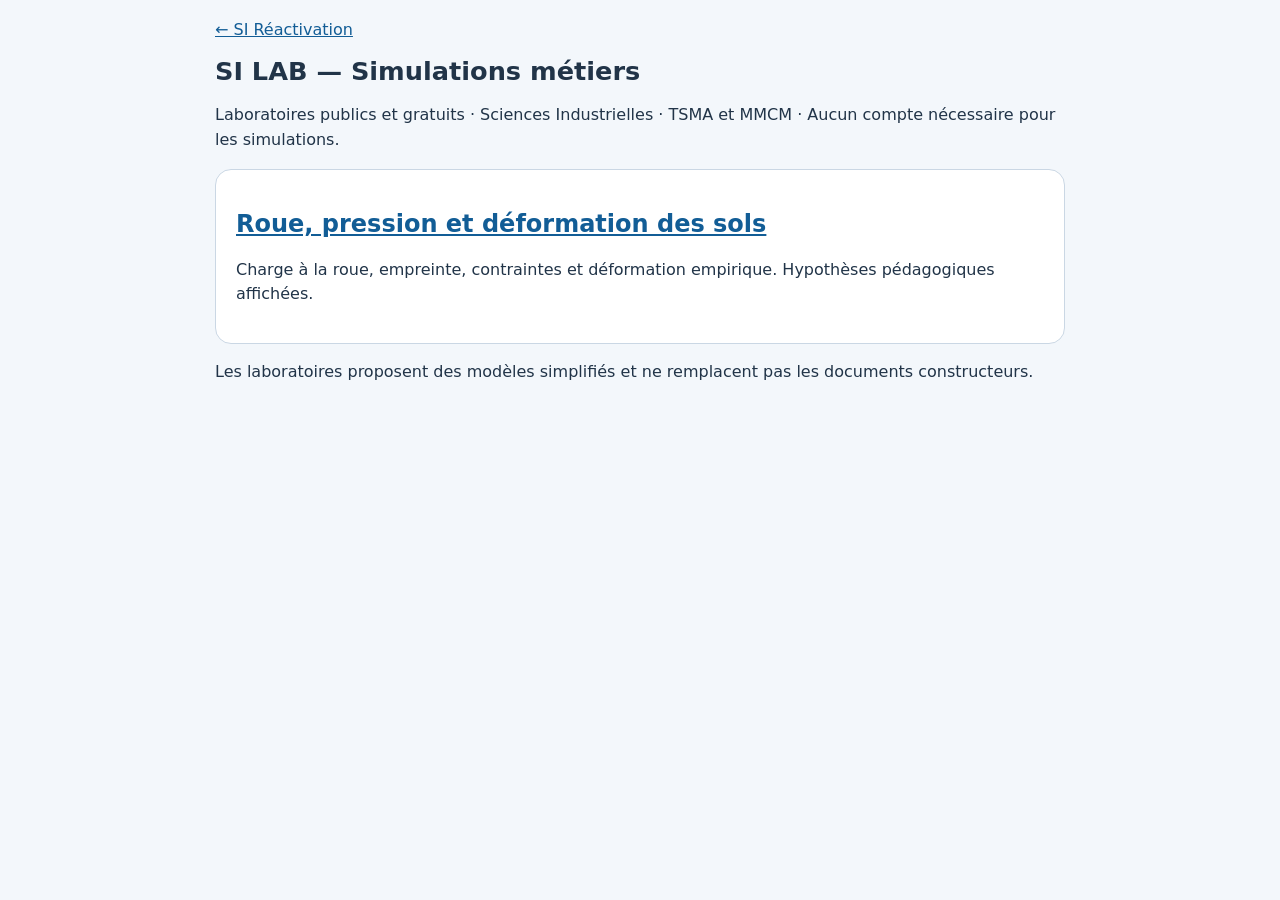
<file: labs/index.html>
<!doctype html><html lang="fr"><head><meta charset="utf-8"><meta name="viewport" content="width=device-width,initial-scale=1"><title>SI LAB — Catalogue</title><style>body{font-family:system-ui,sans-serif;max-width:850px;margin:auto;padding:20px;color:#213448;background:#f3f7fb}a{color:#125d96}article{background:white;border:1px solid #cad7e4;border-radius:16px;padding:20px;margin:14px 0}h1{font-size:1.6rem}p{line-height:1.55}</style></head><body><a href="../">← SI Réactivation</a><h1>SI LAB — Simulations métiers</h1><p>Laboratoires publics et gratuits · Sciences Industrielles · TSMA et MMCM · Aucun compte nécessaire pour les simulations.</p><article><h2><a href="../lab-pression-sols/">Roue, pression et déformation des sols</a></h2><p>Charge à la roue, empreinte, contraintes et déformation empirique. Hypothèses pédagogiques affichées.</p></article><p>Les laboratoires proposent des modèles simplifiés et ne remplacent pas les documents constructeurs.</p></body></html>
</file>
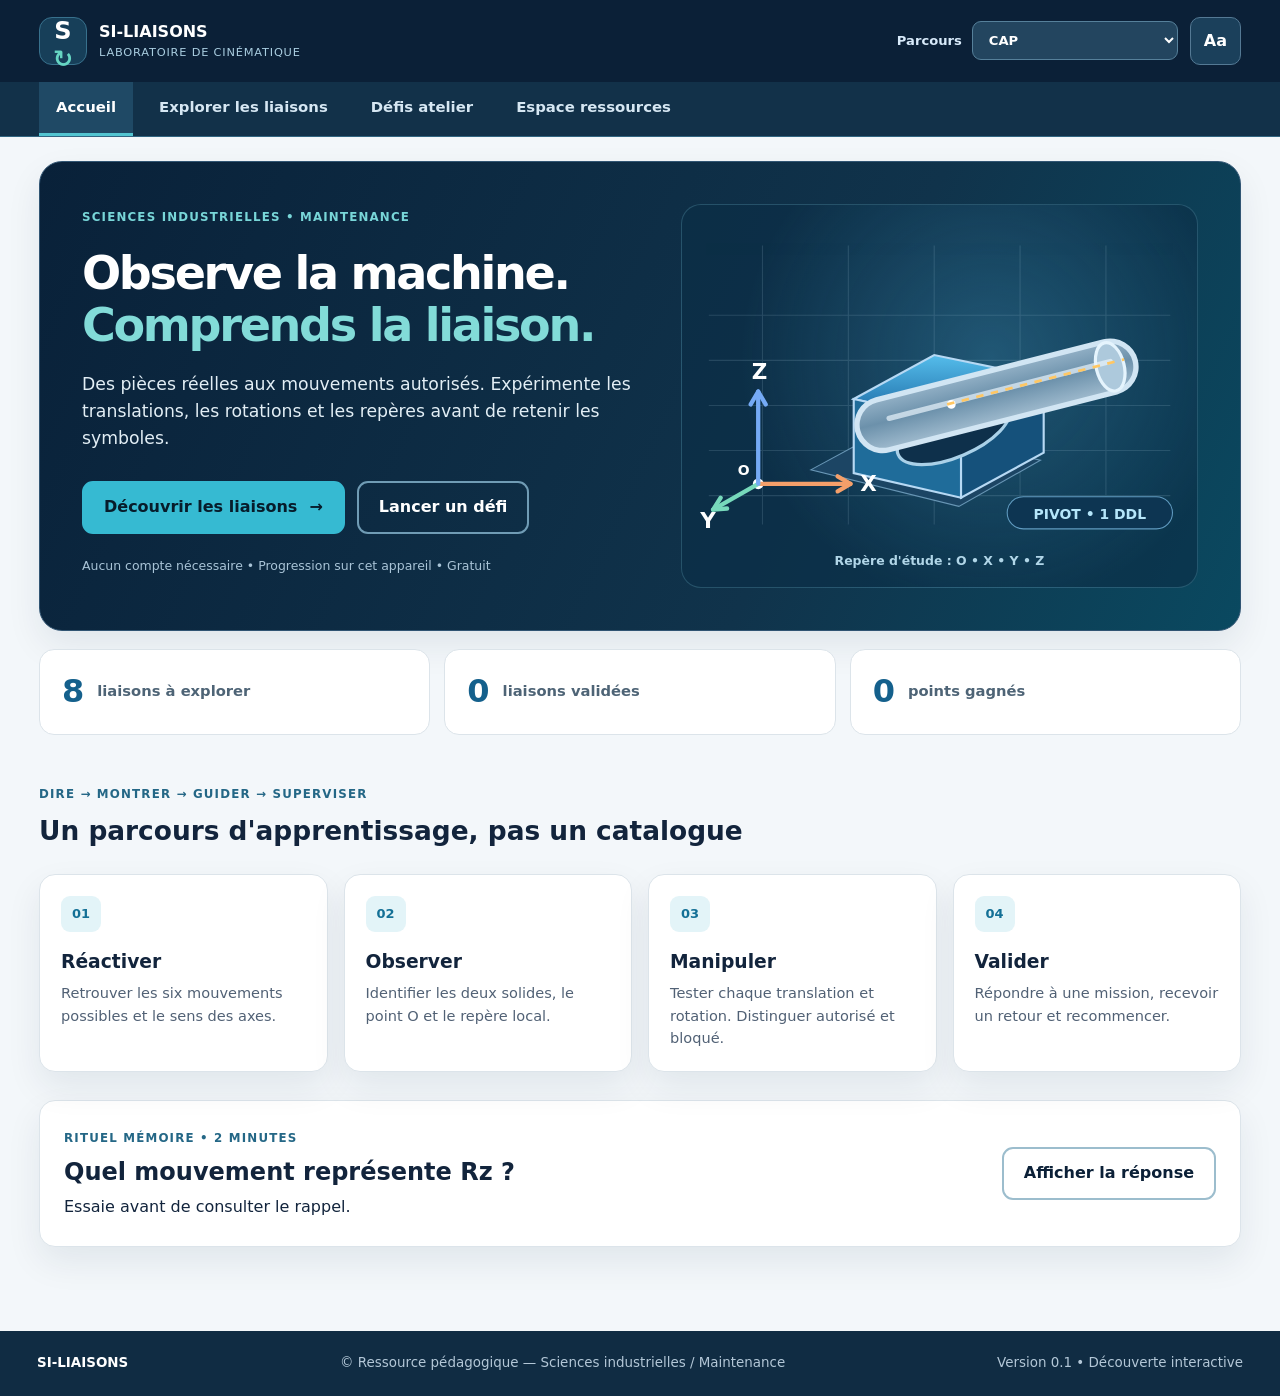
<file: liaisons-v3-preview/index.html>
<!doctype html>
<html lang="fr">
<head>
  <meta charset="utf-8">
  <meta name="viewport" content="width=device-width, initial-scale=1">
  <meta name="theme-color" content="#0b2037">
  <meta name="description" content="SI-LIAISONS : découvrir les liaisons mécaniques par l'observation, les mobilités et les axes XYZ. CAP, Bac Pro et BTS.">
  <title>SI-LIAISONS — L'atelier de découverte mécanique</title>
  <link rel="stylesheet" href="./styles.css">
  <link rel="stylesheet" href="./motion.css">
  <link rel="stylesheet" href="./learning.css">
  <link rel="stylesheet" href="./scene-docs.css">
</head>
<body>
  <a class="skip" href="#contenu">Aller au contenu</a>
  <header class="top">
    <div class="top-inner">
      <a class="brand" href="./" aria-label="SI-LIAISONS — accueil">
        <span class="brand-symbol" aria-hidden="true">S<span>↻</span></span>
        <span><b>SI-LIAISONS</b><small>Laboratoire de cinématique</small></span>
      </a>
      <div class="header-actions">
        <label class="select-wrap" for="level"><span>Parcours</span><select id="level">
          <option value="CAP">CAP</option><option value="BAC">Bac Pro</option><option value="BTS">BTS TSMA / MMCM</option>
        </select></label>
        <button type="button" id="dys" class="icon-button" aria-pressed="false" title="Affichage confort de lecture">Aa <span class="sr-only">Confort de lecture</span></button>
      </div>
    </div>
  </header>
  <nav class="primary-nav" aria-label="Navigation principale">
    <div class="nav-inner">
      <button class="nav-button active" data-view="home" aria-current="page">Accueil</button>
      <button class="nav-button" data-view="catalog">Explorer les liaisons</button>
      <button class="nav-button" data-view="challenge">Défis atelier</button>
      <button class="nav-button" data-view="teacher">Espace ressources</button>
    </div>
  </nav>
  <main id="contenu">
    <section id="view-home" class="view">
      <div class="hero">
        <div>
          <span class="eyebrow">SCIENCES INDUSTRIELLES • MAINTENANCE</span>
          <h1>Observe la machine.<br><em>Comprends la liaison.</em></h1>
          <p>Des pièces réelles aux mouvements autorisés. Expérimente les translations, les rotations et les repères avant de retenir les symboles.</p>
          <div class="hero-actions">
            <button class="btn primary" data-go="catalog">Découvrir les liaisons <span aria-hidden="true">→</span></button>
            <button class="btn outline" data-go="challenge">Lancer un défi</button>
          </div>
          <p class="hero-caption">Aucun compte nécessaire • Progression sur cet appareil • Gratuit</p>
        </div>
        <div class="hero-visual" aria-label="Repère X, Y, Z et deux solides en liaison pivot">
          <svg viewBox="0 0 480 320" role="img" aria-labelledby="heroSvgTitle">
            <title id="heroSvgTitle">Guidage d'un axe mécanique dans un palier, repère orthogonal X Y Z</title>
            <defs><linearGradient id="steel" x1="0" y1="0" x2="1" y2="1"><stop stop-color="#c4d9e9"/><stop offset=".48" stop-color="#6c91ab"/><stop offset="1" stop-color="#d7e8f4"/></linearGradient><linearGradient id="blueS" x1="0" y1="0" x2="0" y2="1"><stop stop-color="#55bdeb"/><stop offset="1" stop-color="#17629e"/></linearGradient></defs>
            <g opacity=".15" stroke="#b6d7e9" stroke-width="1"><path d="M25 268H455M25 226H455M25 184H455M25 142H455M25 100H455M75 35V295M155 35V295M235 35V295M315 35V295M395 35V295"/></g>
            <g transform="translate(47,32)">
              <path d="M73 212L147 172L287 203L211 246Z" fill="#1c4564" stroke="#6896b5"/>
              <path d="M113 146L188 105L290 126L213 168Z" fill="url(#blueS)" stroke="#b7d9f4" stroke-width="2"/>
              <path d="M113 146V215L213 238V168Z" fill="#1f6c9a" stroke="#b7d9f4" stroke-width="2"/>
              <path d="M213 168L290 126V196L213 238Z" fill="#15517b" stroke="#b7d9f4" stroke-width="2"/>
              <ellipse cx="206" cy="176" rx="56" ry="24" transform="rotate(-23 206 176)" fill="#0e304b" stroke="#aad1e8" stroke-width="3"/>
              <path d="M140 170L352 116" stroke="#d1e5f3" stroke-width="53" stroke-linecap="round"/>
              <path d="M140 170L352 116" stroke="url(#steel)" stroke-width="43" stroke-linecap="round"/>
              <ellipse cx="352" cy="116" rx="13" ry="23" transform="rotate(-14 352 116)" fill="#adc9dc" stroke="#e5f4fd" stroke-width="3"/>
              <path d="M146 164L352 111" stroke="#e9f4fc" stroke-width="5" stroke-linecap="round" opacity=".7"/>
              <circle cx="204" cy="151" r="4" fill="#fff"/>
              <path d="M200 151L365 109" stroke="#ffc763" stroke-width="2.5" stroke-dasharray="7 7"/>
            </g>
            <g stroke-width="4" stroke-linecap="round">
              <circle cx="71" cy="257" r="5" fill="#fff"/>
              <path d="M71 257L157 257" stroke="#f49f6a"/><path d="M157 257l-12 -7m12 7l-12 7" stroke="#f49f6a"/>
              <path d="M71 257L29 281" stroke="#77d9bb"/><path d="M29 281l13 -1m-13 1l7 -11" stroke="#77d9bb"/>
              <path d="M71 257L71 171" stroke="#75aaf5"/><path d="M71 171l-7 12m7 -12l7 12" stroke="#75aaf5"/>
            </g>
            <g font-size="20" font-weight="800" fill="#fff"><text x="166" y="264">X</text><text x="17" y="298">Y</text><text x="65" y="159">Z</text><text x="52" y="249" font-size="13">O</text></g>
            <rect x="303" y="269" width="154" height="30" rx="15" fill="#0d3552" stroke="#609bc0"/><text x="380" y="290" fill="#b5e6fa" font-size="13" font-weight="700" text-anchor="middle">PIVOT • 1 DDL</text>
          </svg>
          <span class="visual-caption">Repère d'étude : O • X • Y • Z</span>
        </div>
      </div>
      <div class="home-stats">
        <article class="stat"><strong id="availableCount">8</strong><span>liaisons à explorer</span></article>
        <article class="stat"><strong id="completeCount">0</strong><span>liaisons validées</span></article>
        <article class="stat"><strong id="scoreTotal">0</strong><span>points gagnés</span></article>
      </div>
      <div class="section-header"><div><span class="eyebrow dark">DIRE → MONTRER → GUIDER → SUPERVISER</span><h2>Un parcours d'apprentissage, pas un catalogue</h2></div></div>
      <div class="steps">
        <article><span>01</span><h3>Réactiver</h3><p>Retrouver les six mouvements possibles et le sens des axes.</p></article>
        <article><span>02</span><h3>Observer</h3><p>Identifier les deux solides, le point O et le repère local.</p></article>
        <article><span>03</span><h3>Manipuler</h3><p>Tester chaque translation et rotation. Distinguer autorisé et bloqué.</p></article>
        <article><span>04</span><h3>Valider</h3><p>Répondre à une mission, recevoir un retour et recommencer.</p></article>
      </div>
      <section class="flash panel" aria-labelledby="flashTitle">
        <div><span class="eyebrow dark">RITUEL MÉMOIRE • 2 MINUTES</span><h2 id="flashTitle">Quel mouvement représente Rz ?</h2><p>Essaie avant de consulter le rappel.</p></div>
        <div class="flash-controls">
          <button type="button" class="btn outline dark-outline" id="flashButton">Afficher la réponse</button>
          <p id="flashAnswer" class="answer" hidden>Rz désigne une rotation autour de l’axe Z. Ce n’est pas une translation suivant Z.</p>
        </div>
      </section>
    </section>
    <section id="view-catalog" class="view" hidden>
      <div class="page-heading"><span class="eyebrow dark">BIBLIOTHÈQUE MÉCANIQUE</span><h1>Explorer les liaisons</h1><p>Choisis une liaison, puis expérimente les six mouvements dans le repère local OXYZ.</p></div>
      <div class="toolbar"><label for="search">Rechercher une liaison</label><input id="search" type="search" placeholder="Pivot, glissière, rotule…"><span id="resultsCount" aria-live="polite"></span></div>
      <div id="jointGrid" class="joint-grid"></div>
    </section>
    <section id="view-detail" class="view" hidden>
      <div class="breadcrumbs"><button id="backCatalog" type="button">← Toutes les liaisons</button><span id="jointOrdinal"></span></div>
      <div class="page-heading detail-heading"><div><span id="jointCategory" class="eyebrow dark">FICHE DE DÉCOUVERTE</span><h1 id="jointName">Liaison pivot</h1><p id="jointSubtitle"></p></div><span class="ddl-count" id="jointDdl">1 DDL</span></div>
      <nav class="learning-stages" aria-label="Étapes de la découverte">
        <button class="learning-stage active" data-stage="observe" type="button" aria-pressed="true"><span>01</span><strong>Observer</strong><small>Identifier les solides</small></button>
        <button class="learning-stage" data-stage="test" type="button" aria-pressed="false"><span>02</span><strong>Manipuler</strong><small>Tester les mouvements</small></button>
        <button class="learning-stage" data-stage="model" type="button" aria-pressed="false"><span>03</span><strong>Modéliser</strong><small>Déduire les DDL</small></button>
      </nav>
      <section id="stepGuide" class="panel stage-guide" aria-live="polite">
        <div><span class="eyebrow dark" id="stepLabel">ÉTAPE 1 • OBSERVER</span><h2 id="stepTitle">Observer la situation d'atelier</h2><p id="stepDescription">Identifie les deux solides puis localise l'axe ou le centre de la liaison.</p></div>
        <button type="button" id="stepNext" class="btn primary">Passer à la manipulation →</button>
      </section>
      <section id="fieldPhoto" class="field-photo panel" aria-label="Observer un mécanisme réel" hidden></section>
      <div class="detail-layout">
        <div class="panel simulator">
          <div class="panel-head"><strong>ATELIER DE MOUVEMENT • 3D</strong><span>Bleu = solide 1 fixe • Orange = solide 2 mobile</span></div>
          <div class="sim-stage">
            <canvas id="motionCanvas" class="motion-canvas" width="920" height="430" role="img" aria-label="Vue 3D didactique animée des deux solides dans le repère OXYZ. Le texte sous l’animation décrit le mouvement."></canvas>
          </div>
          <div class="motion-summary" aria-live="polite"><strong id="motionState" class="motion-state">Observation</strong><p id="motionExplainer">Choisis un mouvement pour voir le solide orange se déplacer.</p></div>
          <p id="motionMessage" class="sim-message" aria-live="polite">Teste les mouvements dans le repère OXYZ.</p>
          <div id="explorationTools" hidden><p class="motion-instruction"><b>À toi de jouer :</b> clique sur Tx, Ty, Tz, Rx, Ry ou Rz. Observe l’objet orange, la flèche et le résultat.</p>
          <div class="motion-buttons" id="motionButtons" aria-label="Tester les six mouvements"></div>
          <div class="sim-footer"><div class="motion-actions"><button class="btn outline dark-outline" type="button" id="playMotion">Pause ▌▌</button><button class="btn outline dark-outline" type="button" id="resetMotion">Réinitialiser</button></div><span id="axisNotice">Axes orientés dans le repère local</span></div>
          <div class="motion-adjust"><label for="speed">Vitesse <output id="speedOut">1×</output></label><input id="speed" type="range" min="0.25" max="2" step="0.25" value="1"><label for="amplitude">Amplitude <output id="amplitudeOut">100 %</output></label><input id="amplitude" type="range" min="0.25" max="1.5" step="0.25" value="1"></div>
          </div>
        </div>
        <aside class="detail-side">
          <div class="panel">
            <span class="eyebrow dark">SITUATION D'ATELIER</span>
            <h2 id="situationTitle"></h2>
            <p id="situationText"></p>
            <h3>Objectif</h3><p id="objectiveText"></p>
          </div>
          <div class="panel" id="mobilityPanel" hidden>
            <h2>Identifier les mobilités</h2>
            <p class="muted">1 = mouvement possible • 0 = mouvement bloqué. Pour l'hélicoïdale, les deux mouvements sont couplés.</p>
            <form id="mobilityGuess" class="mobility-guess"><p><strong>À toi :</strong> sélectionne les mouvements possibles dans le repère local OXYZ.</p><div class="guess-grid" id="guessGrid"></div><button type="submit" class="btn outline dark-outline" id="checkGuess">Vérifier mes mobilités</button><p id="guessFeedback" role="status"></p></form>
            <div id="modelReveal" hidden><h3>Correction</h3><div class="mobility-matrix" id="mobilityMatrix"></div></div>
            <div class="ddl-note" id="ddlNote"></div>
          </div>
        </aside>
      </div>
      <div class="panel learning-panel" id="learningPanel" hidden><div><span class="eyebrow dark">FORMALISER</span><h2>Du mécanisme au modèle</h2><p id="modelText"></p><p id="formulaText"></p>
          <div id="referenceDiagram" class="reference-diagram"></div><p class="muted">Les illustrations interactives expliquent la mobilité. Elles ne remplacent pas un symbole cinématique normalisé vérifié.</p></div><button class="btn primary" id="detailChallenge" type="button">Valider avec un défi →</button></div>
    </section>
    <section id="view-challenge" class="view" hidden>
      <div class="page-heading"><span class="eyebrow dark">ÉVALUATION FORMATIVE</span><h1>Défis atelier</h1><p>Identifie les mouvements possibles, sans regarder la solution. Une réponse expliquée vaut mieux qu'un clic au hasard.</p></div>
      <div class="challenge-layout">
        <section class="panel challenge-main" aria-labelledby="questionTitle">
          <div class="challenge-progress"><span id="quizStep">QUESTION 1 / 3</span><span id="quizLabel"></span></div>
          <div class="quiz-bar"><div id="quizBar"></div></div>
          <span class="eyebrow dark" id="quizContext"></span>
          <h2 id="questionTitle"></h2>
          <p id="questionHelp" class="muted"></p>
          <form id="quizForm"><div id="quizOptions" class="quiz-options"></div><button class="btn primary" type="submit" id="quizSubmit">Vérifier ma réponse</button></form>
          <div id="quizFeedback" class="quiz-feedback" role="status" hidden></div>
          <button class="btn outline dark-outline" id="nextQuestion" type="button" hidden>Question suivante →</button>
          <div id="quizFinal" hidden></div>
        </section>
        <aside class="panel challenge-aside">
          <span class="eyebrow dark">RAPPEL DE MÉTHODE</span><h2>Avant de répondre</h2>
          <ol><li>Je nomme les deux solides.</li><li>Je place le repère OXYZ.</li><li>Je teste les translations Tx, Ty, Tz.</li><li>Je teste les rotations Rx, Ry, Rz.</li><li>Je compte les mouvements <strong>indépendants</strong>.</li></ol>
          <p class="small-note">Un axe et un repère cohérents sont indispensables. Un hélicoïdal comporte deux mouvements liés pour une seule mobilité indépendante.</p>
          <button class="btn outline dark-outline full" id="newChallenge" type="button">Nouveau défi</button>
        </aside>
      </div>
    </section>
    <section id="view-teacher" class="view" hidden>
      <div class="page-heading"><span class="eyebrow dark">RESSOURCES / ENSEIGNEMENT</span><h1>Préparer une séance</h1><p>Utilisation en classe, en autonomie ou projetée au vidéoprojecteur.</p></div>
      <div class="resource-grid">
        <article class="panel"><h2>Objectifs pédagogiques</h2><p>Identifier deux solides, définir un repère local, reconnaître les translations et rotations et déterminer les mobilités autorisées et indépendantes.</p><h3>Prérequis</h3><p>Solide, axe, point, translation, rotation et repérage dans l'espace.</p><h3>Critères de réussite</h3><p>Repère orienté, mouvement relatif explicité, DDL justifié, vocabulaire maîtrisé.</p></article>
        <article class="panel"><h2>Déroulement conseillé</h2><ol><li>Rituel de réactivation : 2 min.</li><li>Démonstration projetée : 5 min.</li><li>Exploration guidée : 10 min.</li><li>Manipulation autonome : 15 min.</li><li>Défi et correction active : 10 min.</li><li>Synthèse : 5 min.</li></ol><p>La durée indicative de 47 minutes est adaptable aux CAP, Bac Pro et BTS.</p></article>
        <article class="panel"><h2>Progression et confidentialité</h2><p>Les réussites sont enregistrées uniquement sur cet appareil via le stockage local du navigateur. Aucun nom, mot de passe, compte élève ou donnée de classe n'est demandé.</p><button type="button" id="exportProgress" class="btn outline dark-outline full">Exporter mon bilan (.txt)</button><button type="button" id="clearProgress" class="text-button">Réinitialiser ma progression locale</button><p id="exportStatus" role="status" class="muted"></p></article>
        <article class="panel"><h2>Références documentaires</h2><p>Illustrations animées : schémas didactiques, non symboles normalisés certifiés. La norme de référence relative aux symboles cinématiques est ISO 3952-1:1981 (confirmée en 2024).</p><p><a href="https://www.iso.org/standard/9603.html" target="_blank" rel="noopener">ISO 3952-1 — fiche officielle</a></p><p><a href="https://sti.eduscol.education.fr/ressources_pedagogiques/schema-cinematiquecom" target="_blank" rel="noopener">Éduscol — schéma cinématique</a></p><p><a href="https://www.boutique.afnor.org/fr-fr/norme/nf-en-iso-39521/schemas-cinematiques-symboles-graphiques-partie-1/fa036838/6745" target="_blank" rel="noopener">AFNOR — NF EN ISO 3952-1</a></p></article>
      </div>
    </section>
  </main>
  <footer><div class="footer-inner"><b>SI-LIAISONS</b><span>© Ressource pédagogique — Sciences industrielles / Maintenance</span><span>Version 0.1 • Découverte interactive</span></div></footer>
  <script src="./motion-engine.js" defer></script>
  <script src="./scene-docs.js" defer></script>
  <script src="./app.js" defer></script>
</body>
</html>
</file>
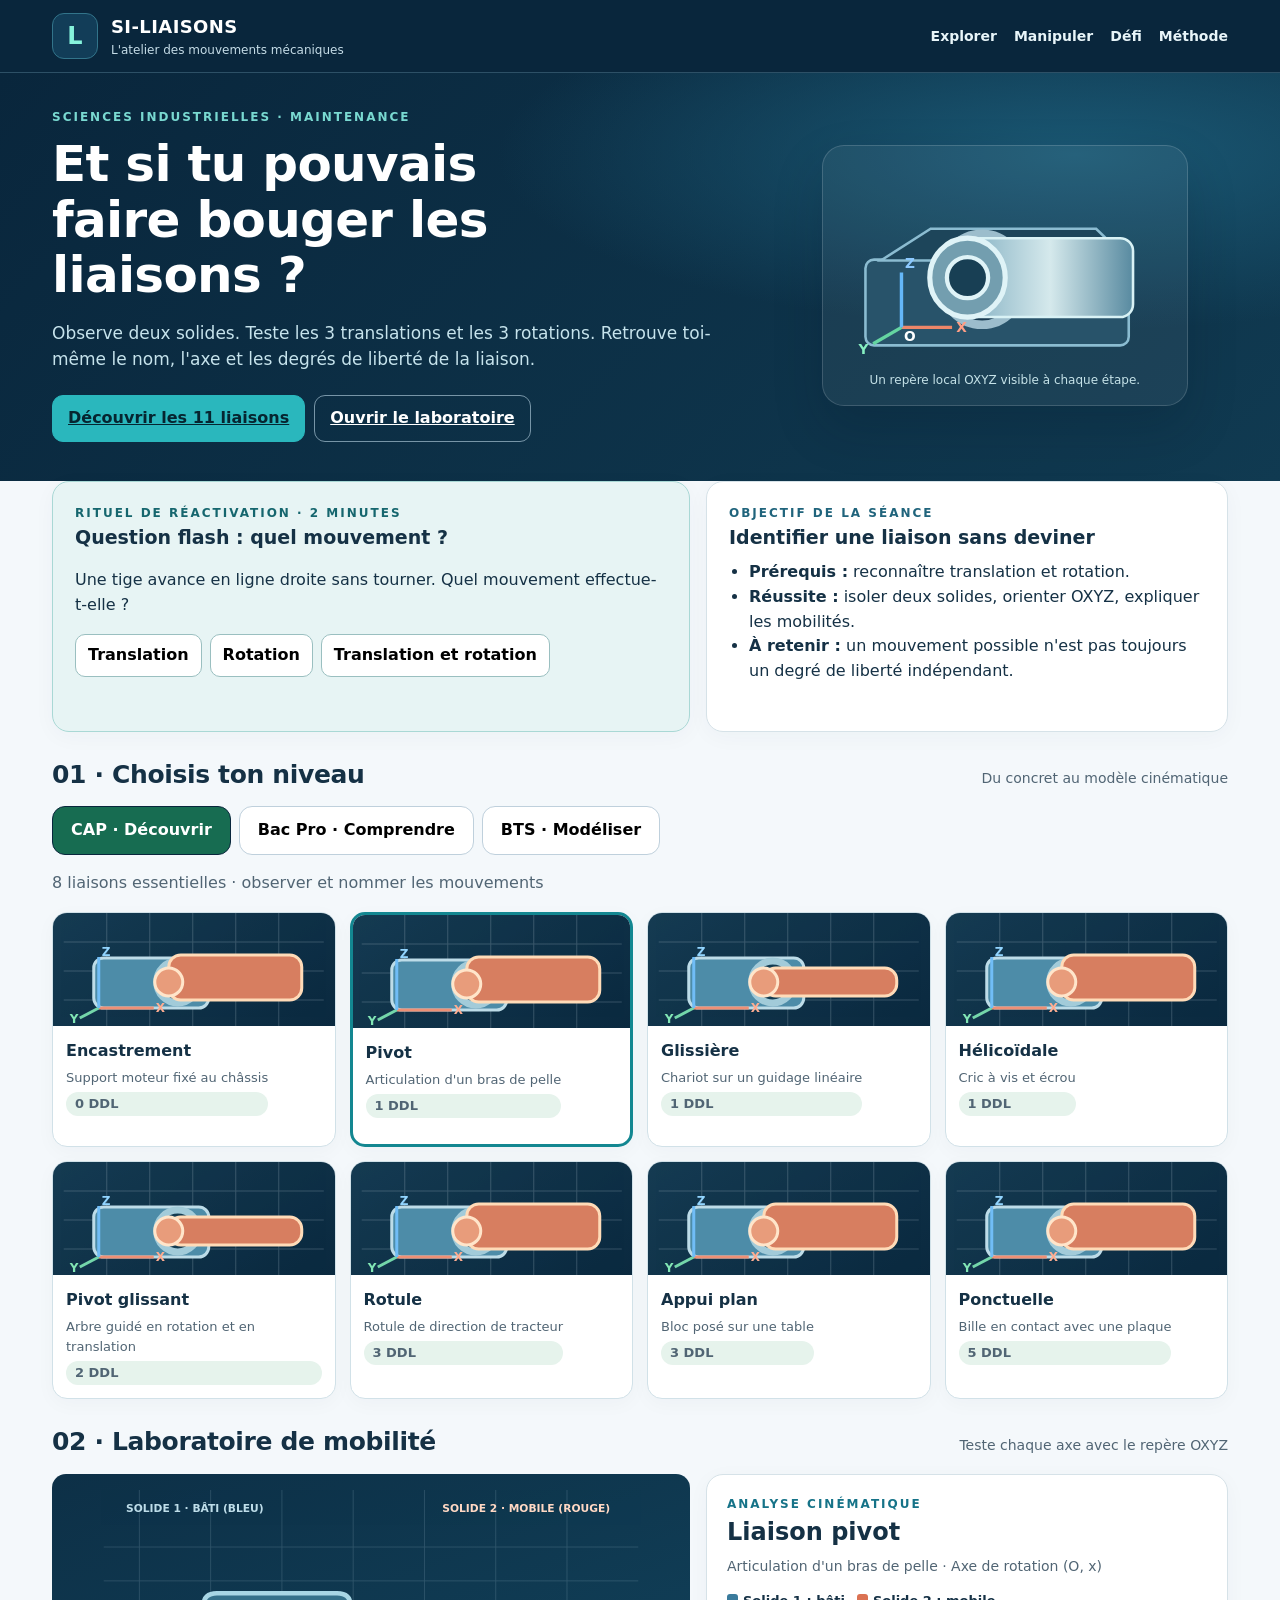
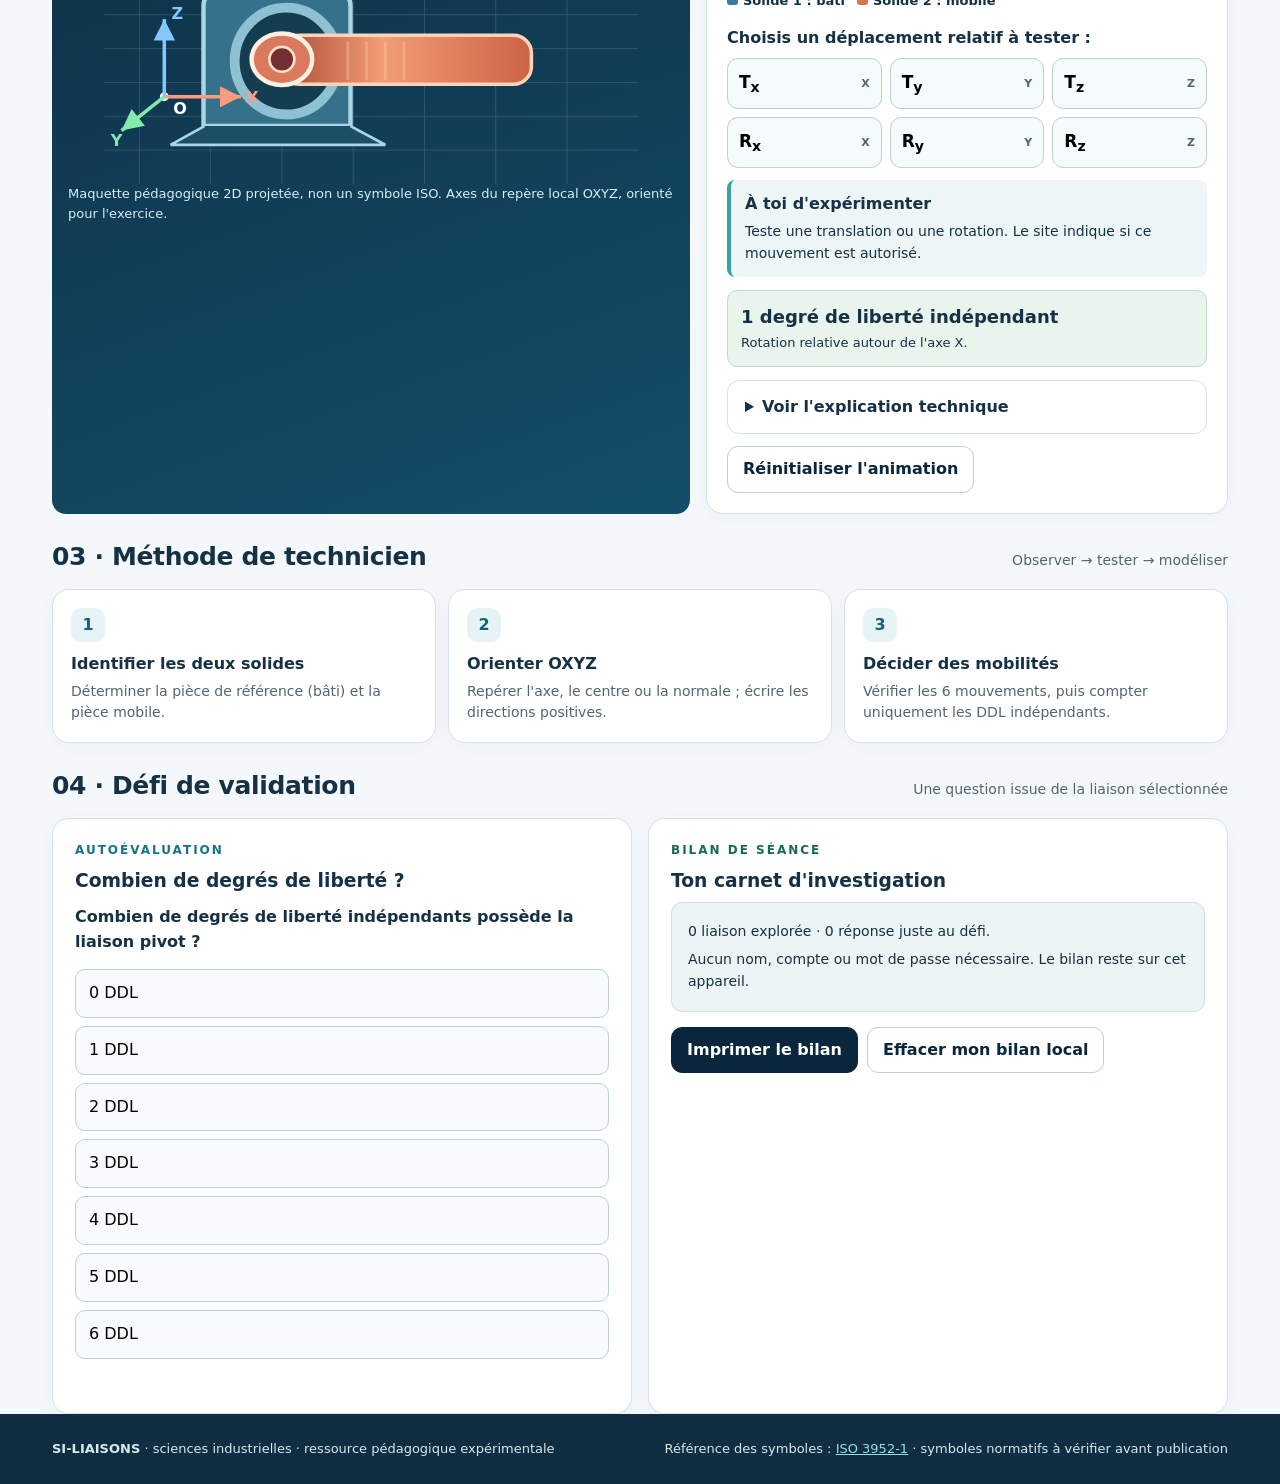
<file: si-liaisons/index.html>
<!DOCTYPE html>
<html lang="fr">
<head>
<meta charset="utf-8">
<meta name="viewport" content="width=device-width,initial-scale=1">
<meta name="theme-color" content="#09263c">
<meta name="description" content="SI-LIAISONS : découvrir et expérimenter les liaisons mécaniques, du CAP au BTS.">
<title>SI-LIAISONS — Atelier mécanique interactif</title>
<style>
:root{--navy:#09263c;--navy2:#123d58;--aqua:#2ab7bd;--green:#188363;--orange:#e77b32;--ink:#153145;--muted:#516574;--line:#d6e2e8;--paper:#f4f8fb;--white:#fff;--x:#e87051;--y:#269b6c;--z:#347dbc;--ring:#f59e0b}
*{box-sizing:border-box}html{scroll-behavior:smooth}body{margin:0;background:var(--paper);color:var(--ink);font:16px/1.55 system-ui,-apple-system,"Segoe UI",Arial,sans-serif}button,select{font:inherit}button{cursor:pointer}a{color:#146f89}.skip{position:absolute;left:-1000px;top:0;background:#fff;padding:10px;z-index:50}.skip:focus{left:10px}button:focus-visible,a:focus-visible{outline:4px solid var(--ring);outline-offset:3px}
.wrap{max-width:1220px;margin:auto;padding:0 22px}.top{background:var(--navy);color:#fff;border-bottom:1px solid #2d5066}.top .wrap{display:flex;align-items:center;justify-content:space-between;gap:16px;padding-top:13px;padding-bottom:13px}.brand{display:flex;align-items:center;gap:13px;text-decoration:none;color:#fff}.logo{width:46px;height:46px;border-radius:12px;background:#123d58;border:1px solid #32748a;display:grid;place-items:center;font-size:24px;font-weight:900;color:#86f3dc}.brand strong{font-size:18px;letter-spacing:.4px}.brand small{display:block;color:#c5dce7;font-size:12px}.nav a{color:#e8f5f9;text-decoration:none;font-size:14px;font-weight:700;margin-left:17px}.nav a:hover{text-decoration:underline}
.hero{background:radial-gradient(ellipse at 84% 20%,#1a5874 0%,transparent 38%),linear-gradient(135deg,#09263c,#103a51);color:#fff;overflow:hidden}.hero .wrap{display:grid;grid-template-columns:1.4fr .9fr;gap:35px;align-items:center;min-height:305px;padding-top:35px;padding-bottom:39px}.eyebrow{font-size:12px;letter-spacing:2px;font-weight:900;color:#79d9d1;text-transform:uppercase}.hero h1{font-size:clamp(29px,4vw,50px);line-height:1.11;letter-spacing:-.7px;margin:10px 0 16px}.hero p{font-size:17px;color:#c6e3ec;max-width:700px;margin:0}.hero .cta{display:flex;gap:9px;flex-wrap:wrap;margin-top:23px}.btn{border:1px solid #bbd0d8;background:#fff;color:var(--navy);border-radius:11px;padding:10px 15px;font-weight:800;min-height:44px}.btn:hover{filter:brightness(.97)}.btn.primary{background:var(--aqua);border-color:var(--aqua);color:#062530}.btn.dark{background:var(--navy);border-color:var(--navy);color:#fff}.btn.ghost{background:transparent;border-color:#7795a7;color:#fff}.hero-art{border-radius:22px;padding:15px;background:#ffffff0e;border:1px solid #ffffff27;box-shadow:0 22px 50px #00172730}.hero-art svg{width:100%;height:auto;display:block}.hero-art figcaption{font-size:12px;color:#c5e2e8;text-align:center;margin-top:5px}
main{padding:27px 0 50px}.section-title{display:flex;gap:15px;align-items:baseline;justify-content:space-between;margin:24px 0 12px}.section-title h2{font-size:25px;margin:0;letter-spacing:-.35px}.section-title p{margin:0;color:var(--muted);font-size:14px}.panel{background:#fff;border:1px solid var(--line);border-radius:17px;box-shadow:0 5px 22px #062e4b09}.panel-pad{padding:22px}.intro-grid{display:grid;grid-template-columns:1.1fr .9fr;gap:16px}.quizflash{background:#e7f4f4;border-color:#a9d8d5}.quizflash h3,.baseline h3{margin:0 0 8px;font-size:19px}.flash-options{display:flex;gap:8px;flex-wrap:wrap;margin-top:12px}.flash-options button{background:#fff;border:1px solid #9abfc0;border-radius:10px;padding:8px 12px;font-weight:700;min-height:43px}.flash-options button:hover{border-color:#155765}.baseline ul{margin:8px 0 0;padding-left:20px}.msg{margin:10px 0 0;font-weight:750;min-height:22px}.msg.good{color:#126747}.msg.bad{color:#a74c22}
.levels{display:flex;gap:8px;flex-wrap:wrap}.level{border:1px solid #bfd0dc;background:#fff;padding:11px 18px;border-radius:13px;font-weight:800;min-height:44px}.level[aria-pressed="true"]{background:var(--navy);color:white;border-color:var(--navy)}.level[data-level="CAP"][aria-pressed="true"]{background:#176c51}.level[data-level="BAC"][aria-pressed="true"]{background:#b65e18}
.cards{display:grid;grid-template-columns:repeat(4,minmax(0,1fr));gap:14px}.link-card{background:#fff;border:1px solid #d1e1e8;border-radius:15px;overflow:hidden;text-align:left;color:var(--ink);padding:0;display:flex;flex-direction:column;min-height:235px;transition:transform .15s,border-color .15s;box-shadow:0 5px 20px #062e4b08}.link-card:hover{transform:translateY(-3px);border-color:#5bb9bb}.link-card[aria-current="true"]{border:3px solid #138791}.link-card svg{width:100%;height:113px;display:block;background:linear-gradient(145deg,#153b52,#0a293f)}.card-body{padding:13px;display:block;flex:1}.card-body strong{display:block;font-size:16px}.card-body span{display:block;font-size:13px;color:var(--muted);margin-top:4px}.tag{display:inline-block;margin-top:9px;border-radius:30px;background:#e6f3ec;color:#126146;padding:2px 9px;font-weight:900;font-size:12px}
.lab{display:grid;grid-template-columns:minmax(0,1.1fr) minmax(320px,.9fr);gap:16px}.machine{padding:16px;background:linear-gradient(160deg,#0d3047,#144e68);border-radius:14px;overflow:hidden;min-height:320px}.machine svg{width:100%;height:294px;display:block}.figcap{color:#d7edf7;font-size:13px;margin:0}.kinematic{padding:20px}.kinematic h3{font-size:24px;margin:0 0 5px}.sub{color:var(--muted);font-size:14px;margin-top:0}.two-solids{display:flex;gap:12px;flex-wrap:wrap;margin:10px 0 14px;font-weight:700;font-size:13px}.swatch{display:inline-block;width:11px;height:11px;border-radius:3px;margin-right:5px}.motion-grid{display:grid;grid-template-columns:repeat(3,1fr);gap:8px}.motion{border-radius:11px;border:1px solid #bbd0d8;background:#f5fafb;min-height:51px;font-weight:900;font-size:17px;display:flex;align-items:center;justify-content:space-between;padding:8px 11px}.motion small{font-size:11px;color:var(--muted)}.motion[data-state="ok"]{background:#e2f6ee;border-color:#78c4a4}.motion[data-state="no"]{background:#f8eeee;border-color:#e4b6b6}.motion:focus-visible{outline-offset:1px}
.result{background:#eef5f7;border-left:4px solid #35a2ac;border-radius:8px;padding:12px 14px;margin-top:12px;min-height:73px}.result strong{display:block}.result p{margin:4px 0 0;font-size:14px}.result h4{margin:0 0 4px}.readout{background:#e9f4ed;border:1px solid #bcddca;border-radius:10px;padding:12px 13px;margin:13px 0}.readout strong{font-size:18px}.readout p{font-size:13px;margin:3px 0 0}.detail{padding:14px 17px;margin-top:13px;background:#fff;border:1px solid var(--line);border-radius:12px}.detail summary{cursor:pointer;font-weight:800}.detail p{font-size:14px;margin:10px 0}.steps{display:grid;grid-template-columns:repeat(3,minmax(0,1fr));gap:12px}.step{padding:18px}.step .num{width:34px;height:34px;border-radius:10px;background:#e6f3f5;color:#126478;display:grid;place-items:center;font-weight:900}.step h3{font-size:16px;margin:10px 0 4px}.step p{margin:0;font-size:14px;color:var(--muted)}
.test-grid{display:grid;grid-template-columns:1fr 1fr;gap:16px}.question{margin:10px 0 14px;font-weight:800}.answers{display:grid;gap:8px}.answers button{border-radius:10px;border:1px solid #bcd0d8;background:#f7fbfc;text-align:left;padding:11px 13px;min-height:46px}.answers button:hover{background:#eaf7f8}.status{background:#ecf4f5;border:1px solid #cfdee4;border-radius:11px;padding:12px 16px}.status p{margin:6px 0;font-size:14px}.footer{background:#102e42;color:#d8e8ef;padding:25px 0}.footer a{color:#91e1df}.footline{display:flex;justify-content:space-between;flex-wrap:wrap;gap:12px;font-size:13px}.muted{color:var(--muted)}.hidden{display:none!important}
@media(max-width:1050px){.cards{grid-template-columns:repeat(3,minmax(0,1fr))}.hero .wrap{grid-template-columns:1fr 300px}.nav a{margin-left:8px}}@media(max-width:760px){.hero .wrap,.intro-grid,.lab,.test-grid{grid-template-columns:1fr}.hero-art{display:none}.cards{grid-template-columns:repeat(2,minmax(0,1fr))}.steps{grid-template-columns:1fr}.top .wrap{align-items:flex-start}.nav{display:none}}@media(max-width:420px){.cards{grid-template-columns:1fr}.section-title{display:block}.motion-grid{grid-template-columns:repeat(2,1fr)}.wrap{padding:0 14px}}@media(prefers-reduced-motion:reduce){html{scroll-behavior:auto}.link-card{transition:none}.movable,.motion-indicator{animation:none!important}}@media print{.top,.hero-art,.flash-options,.levels,.cards,.motion-grid,.cta,.btn,.footer{display:none!important}body{background:white}.hero{color:#111;background:#fff}.hero p{color:#111}.panel{box-shadow:none}.lab,.intro-grid,.test-grid{display:block}.machine{print-color-adjust:exact;max-width:550px}.wrap{max-width:100%}}
</style>
</head>
<body>
<a class="skip" href="#main">Aller au contenu</a>
<header class="top"><div class="wrap"><a class="brand" href="./" aria-label="SI-LIAISONS, accueil"><span class="logo" aria-hidden="true">L</span><span><strong>SI-LIAISONS</strong><small>L'atelier des mouvements mécaniques</small></span></a><nav class="nav" aria-label="Navigation principale"><a href="#catalogue">Explorer</a><a href="#laboratoire">Manipuler</a><a href="#defi">Défi</a><a href="#methode">Méthode</a></nav></div></header>
<section class="hero"><div class="wrap"><div><div class="eyebrow">Sciences industrielles · Maintenance</div><h1>Et si tu pouvais<br>faire bouger les liaisons&nbsp;?</h1><p>Observe deux solides. Teste les 3 translations et les 3 rotations. Retrouve toi-même le nom, l'axe et les degrés de liberté de la liaison.</p><div class="cta"><a class="btn primary" href="#catalogue">Découvrir les 11 liaisons</a><a class="btn ghost" href="#laboratoire">Ouvrir le laboratoire</a></div></div><figure class="hero-art"><svg viewBox="0 0 390 240" role="img" aria-label="Illustration d'un palier mécanique avec le repère X Y Z"><defs><linearGradient id="metal" x1="0" x2="1"><stop stop-color="#85b1c3"/><stop offset=".5" stop-color="#d5e9ec"/><stop offset="1" stop-color="#588aa0"/></linearGradient></defs><rect x="32" y="115" width="307" height="100" rx="10" fill="#28536a" stroke="#8bbcd1" stroke-width="3"/><path d="M50 116 L108 79 L301 79 L339 116 Z" fill="#1d455a" stroke="#8bbcd1" stroke-width="3"/><ellipse cx="168" cy="138" rx="49" ry="53" fill="#183b51" stroke="#9cbdcc" stroke-width="10"/><rect x="151" y="90" width="193" height="92" rx="15" fill="url(#metal)" stroke="#d9f2f5" stroke-width="3"/><ellipse cx="151" cy="136" rx="44" ry="46" fill="#739eaf" stroke="#dff3f7" stroke-width="6"/><ellipse cx="151" cy="136" rx="24" ry="24" fill="#183f54" stroke="#dff3f7" stroke-width="5"/><g font-weight="900" font-size="16"><path d="M74 194H133" stroke="#ed8668" stroke-width="4"/><path d="M74 194L41 213" stroke="#65d5a1" stroke-width="4"/><path d="M74 194V130" stroke="#64b7f8" stroke-width="4"/><text x="138" y="199" fill="#ff9e85">X</text><text x="24" y="225" fill="#87f1c2">Y</text><text x="78" y="125" fill="#8cc9ff">Z</text><text x="77" y="210" fill="#fff">O</text></g></svg><figcaption>Un repère local OXYZ visible à chaque étape.</figcaption></figure></div></section>
<main id="main" class="wrap">
<div class="intro-grid">
<section class="panel panel-pad quizflash" aria-labelledby="flash-title"><div class="eyebrow" style="color:#16666e">Rituel de réactivation · 2 minutes</div><h3 id="flash-title">Question flash : quel mouvement ?</h3><p>Une tige avance en ligne droite sans tourner. Quel mouvement effectue-t-elle ?</p><div class="flash-options"><button type="button" data-flash="T">Translation</button><button type="button" data-flash="R">Rotation</button><button type="button" data-flash="TR">Translation et rotation</button></div><p class="msg" id="flash-feedback" aria-live="polite"></p></section>
<section class="panel panel-pad baseline"><div class="eyebrow" style="color:#20647c">Objectif de la séance</div><h3>Identifier une liaison sans deviner</h3><ul><li><strong>Prérequis :</strong> reconnaître translation et rotation.</li><li><strong>Réussite :</strong> isoler deux solides, orienter OXYZ, expliquer les mobilités.</li><li><strong>À retenir :</strong> un mouvement possible n'est pas toujours un degré de liberté indépendant.</li></ul></section></div>
<div class="section-title" id="catalogue"><h2>01 · Choisis ton niveau</h2><p>Du concret au modèle cinématique</p></div>
<div class="levels" role="group" aria-label="Parcours"><button class="level" data-level="CAP" aria-pressed="true">CAP · Découvrir</button><button class="level" data-level="BAC" aria-pressed="false">Bac Pro · Comprendre</button><button class="level" data-level="BTS" aria-pressed="false">BTS · Modéliser</button></div>
<p id="level-info" class="muted" aria-live="polite">8 liaisons essentielles · observation et mouvements autorisés</p>
<div id="cards" class="cards" aria-label="Catalogue des liaisons"></div>
<div class="section-title" id="laboratoire"><h2>02 · Laboratoire de mobilité</h2><p>Teste chaque axe avec le repère OXYZ</p></div>
<section class="lab" aria-labelledby="labtitle">
<div class="machine"><svg id="demo" viewBox="0 0 600 330" role="img" aria-label="Modélisation didactique de deux solides avec repère OXYZ"><defs><linearGradient id="steel" x1="0" x2="1"><stop stop-color="#4d879f"/><stop offset=".5" stop-color="#b6d5de"/><stop offset="1" stop-color="#47778f"/></linearGradient><linearGradient id="moving" x1="0" x2="1"><stop stop-color="#ad4c3a"/><stop offset=".4" stop-color="#f29d75"/><stop offset="1" stop-color="#cc6247"/></linearGradient><marker id="ax" markerWidth="7" markerHeight="7" refX="6" refY="3" orient="auto"><path d="M0 0L6 3L0 6" fill="#ff9b7f"/></marker><marker id="ay" markerWidth="7" markerHeight="7" refX="6" refY="3" orient="auto"><path d="M0 0L6 3L0 6" fill="#80ebac"/></marker><marker id="az" markerWidth="7" markerHeight="7" refX="6" refY="3" orient="auto"><path d="M0 0L6 3L0 6" fill="#84c8ff"/></marker></defs><g opacity=".16" stroke="#d0eaf6"><path d="M0 292H600M0 254H600M0 216H600M0 178H600M0 140H600M0 102H600M0 64H600"/><path d="M40 0V330M120 0V330M200 0V330M280 0V330M360 0V330M440 0V330M520 0V330"/></g><text x="25" y="25" font-size="12" fill="#bedde9" font-weight="800">SOLIDE 1 · BÂTI (BLEU)</text><text x="380" y="25" font-size="12" fill="#ffd8c4" font-weight="800">SOLIDE 2 · MOBILE (ROUGE)</text><g id="fixed"><path d="M112 265V130Q112 116 127 116H262Q277 116 277 130V265Z" fill="#36718b" stroke="#a8d6e5" stroke-width="5"/><path d="M113 265L75 286H316L277 265" fill="#1c4f66" stroke="#a8d6e5" stroke-width="3"/><ellipse cx="205" cy="192" rx="58" ry="60" fill="#153d51" stroke="#8ec1d2" stroke-width="11"/></g><g id="movable"><rect x="200" y="163" width="280" height="55" rx="20" fill="url(#moving)" stroke="#ffd3b7" stroke-width="4"/><ellipse cx="200" cy="190" rx="34" ry="29" fill="#da795d" stroke="#fff0e1" stroke-width="5"/><ellipse cx="200" cy="190" rx="14" ry="14" fill="#732f30" stroke="#ffe0c9" stroke-width="3"/><path d="M274 170V213M295 170V213M316 170V213M337 170V213" stroke="#ffd0b4" stroke-width="3" opacity=".35"/></g><g id="motion-indicator" class="hidden"><path d="M332 120Q438 63 484 152" fill="none" stroke="#ffd28a" stroke-width="5" stroke-dasharray="12 7"/><path d="M484 152l-22 -8 11 -16" fill="none" stroke="#ffd28a" stroke-width="5"/></g><g id="trihedron" font-size="18" font-weight="900"><circle cx="68" cy="232" r="5" fill="#fff"/><path d="M68 232H154" stroke="#ff9b7f" stroke-width="4" marker-end="url(#ax)"/><path d="M68 232L20 270" stroke="#80ebac" stroke-width="4" marker-end="url(#ay)"/><path d="M68 232V145" stroke="#84c8ff" stroke-width="4" marker-end="url(#az)"/><text x="160" y="239" fill="#ff9b7f">X</text><text x="8" y="287" fill="#80ebac">Y</text><text x="76" y="145" fill="#84c8ff">Z</text><text x="78" y="251" fill="#fff">O</text></g></svg><p class="figcap">Maquette pédagogique 2D projetée, non un symbole ISO. Axes du repère local OXYZ, orienté pour l'exercice.</p></div>
<div class="panel kinematic"><div class="eyebrow" style="color:#167388">Analyse cinématique</div><h3 id="labtitle">Liaison pivot</h3><p id="lab-context" class="sub">Articulation d'un bras de pelle · axe (O, x)</p><div class="two-solids"><span><span class="swatch" style="background:#3a7b9c"></span>Solide 1 : bâti</span><span><span class="swatch" style="background:#db7253"></span>Solide 2 : mobile</span></div><p style="margin:0 0 8px;font-weight:800">Choisis un déplacement relatif à tester :</p><div class="motion-grid" id="motions"></div><div class="result" id="motion-result" role="status" aria-live="polite"><strong>À toi d'expérimenter</strong><p>Teste une translation ou une rotation. Le site indique si ce mouvement est autorisé.</p></div><div class="readout"><strong id="ddl">1 degré de liberté indépendant</strong><p id="coupling">Rotation autour de X uniquement.</p></div><details class="detail"><summary>Voir l'explication technique</summary><p id="technical">Dans la liaison pivot, les translations sont bloquées. Une seule rotation relative est possible autour de l'axe X.</p><p><strong>Convention :</strong> Tx, Ty, Tz = translations ; Rx, Ry, Rz = rotations. Pour une liaison hélicoïdale, Tx et Rx sont couplées et ne comptent que pour un DDL.</p></details><button type="button" id="reset" class="btn" style="margin-top:12px">Réinitialiser l'animation</button></div></section>
<div class="section-title" id="methode"><h2>03 · Méthode de technicien</h2><p>Observer → tester → modéliser</p></div>
<div class="steps"><article class="panel step"><div class="num">1</div><h3>Identifier les deux solides</h3><p>Déterminer la pièce de référence (bâti) et la pièce mobile.</p></article><article class="panel step"><div class="num">2</div><h3>Orienter OXYZ</h3><p>Repérer l'axe, le centre ou la normale ; écrire les directions positives.</p></article><article class="panel step"><div class="num">3</div><h3>Décider des mobilités</h3><p>Vérifier les 6 mouvements, puis compter uniquement les DDL indépendants.</p></article></div>
<div class="section-title" id="defi"><h2>04 · Défi de validation</h2><p>Une question issue de la liaison sélectionnée</p></div>
<div class="test-grid"><section class="panel panel-pad"><div class="eyebrow" style="color:#167388">Autoévaluation</div><h3 id="question-title" style="margin:7px 0 3px">Combien de degrés de liberté ?</h3><p class="question" id="question">Combien de degrés de liberté indépendants possède la liaison pivot ?</p><div class="answers" id="answers"></div><p class="msg" id="test-result" aria-live="polite"></p></section><section class="panel panel-pad"><div class="eyebrow" style="color:#176b56">Bilan de séance</div><h3 style="margin:7px 0">Ton carnet d'investigation</h3><div class="status"><p id="progress">0 liaison explorée · 0 bonne réponse au défi.</p><p>Aucun nom, compte ou mot de passe nécessaire. Le bilan reste sur cet appareil.</p></div><div style="display:flex;gap:9px;flex-wrap:wrap;margin-top:15px"><button class="btn dark" id="print" type="button">Imprimer le bilan</button><button class="btn" id="clear" type="button">Effacer mon bilan local</button></div></section></div>
</main>
<footer class="footer"><div class="wrap footline"><span><strong>SI-LIAISONS</strong> · sciences industrielles · ressource pédagogique expérimentale</span><span>Référence des symboles : <a href="https://www.iso.org/standard/9603.html" target="_blank" rel="noopener noreferrer">ISO 3952-1</a> · symboles normatifs à vérifier avant publication</span></div></footer>
<script>
(function(){
"use strict";
var DATA=[
{id:"fixe",name:"Encastrement",d:0,m:[0,0,0,0,0,0],context:"Support moteur fixé au châssis",ex:"Aucun mouvement relatif : les deux solides sont immobilisés l'un par rapport à l'autre.",axis:"Aucun axe de mobilité",cap:true,tech:"Les 3 translations et les 3 rotations sont bloquées. Les deux solides constituent une même classe cinématique."},
{id:"pivot",name:"Pivot",d:1,m:[0,0,0,1,0,0],context:"Articulation d'un bras de pelle",ex:"Rotation relative autour de l'axe X.",axis:"Axe de rotation (O, x)",cap:true,tech:"Le solide mobile peut tourner autour de X, mais ne peut ni translater ni basculer autour des axes Y et Z."},
{id:"glissiere",name:"Glissière",d:1,m:[1,0,0,0,0,0],context:"Chariot sur un guidage linéaire",ex:"Une translation suivant X.",axis:"Direction de translation X",cap:true,tech:"Une seule translation indépendante suivant X ; les autres mouvements sont bloqués."},
{id:"helicoidale",name:"Hélicoïdale",d:1,m:[1,0,0,1,0,0],context:"Cric à vis et écrou",ex:"Rotation et translation couplées suivant X : un seul DDL.",axis:"Axe (O, x), pas p",cap:true,coupled:true,tech:"Tx et Rx sont possibles mais liés par x = (p / 2π)·θ, avec θ en radian, x et p dans la même unité de longueur. Ce n'est pas un pivot glissant."},
{id:"pivot-glissant",name:"Pivot glissant",d:2,m:[1,0,0,1,0,0],context:"Arbre guidé en rotation et en translation",ex:"Tx et Rx indépendantes : deux degrés de liberté.",axis:"Axe (O, x)",cap:true,tech:"Le coulissement selon X est indépendant de la rotation autour de X."},
{id:"rotule",name:"Rotule",d:3,m:[0,0,0,1,1,1],context:"Rotule de direction de tracteur",ex:"Trois rotations autour du centre O.",axis:"Centre O",cap:true,tech:"Les trois translations du centre sont bloquées. Les trois rotations sont libres."},
{id:"plan",name:"Appui plan",d:3,m:[1,1,0,0,0,1],context:"Bloc posé sur une table",ex:"Tx et Ty ; Rz autour de la normale au plan.",axis:"Normale Z",cap:true,tech:"Deux translations dans le plan XY et une rotation autour de la normale Z, sous l'hypothèse d'un contact maintenu."},
{id:"ponctuelle",name:"Ponctuelle",d:5,m:[1,1,0,1,1,1],context:"Bille en contact avec une plaque",ex:"Tx, Ty et les trois rotations ; Tz bloquée.",axis:"Normale Z",cap:true,tech:"Modèle idéal de contact ponctuel maintenu : seule la translation normale Z est interdite."},
{id:"doigt",name:"Rotule à doigt",d:2,m:[0,0,0,0,1,1],context:"Rotule avec antirotation autour de X",ex:"Deux rotations Ry et Rz.",axis:"Doigt : rotation Rx bloquée",cap:false,tech:"Le doigt supprime une des trois rotations de la rotule. Ici la convention choisie bloque Rx et autorise Ry et Rz."},
{id:"annulaire",name:"Linéaire annulaire",d:4,m:[1,0,0,1,1,1],context:"Sphère guidée dans un alésage cylindrique",ex:"Une translation suivant X et trois rotations.",axis:"Axe X",cap:false,tech:"Le contact impose deux contraintes de translation transversale. La translation axiale et les trois rotations sont possibles."},
{id:"rectiligne",name:"Linéaire rectiligne",d:4,m:[1,1,0,1,0,1],context:"Arête en contact avec un plan",ex:"Tx, Ty, Rx et Rz.",axis:"Ligne X, normale Z",cap:false,tech:"Le contact linéique impose une translation normale et une rotation basculante interdites, dans la convention X ligne de contact et Z normale."}
];
var level="CAP",current="pivot",explored={},correct={},answerShown=false;
var byId=function(x){return document.getElementById(x)};
var keys=["Tx","Ty","Tz","Rx","Ry","Rz"];
function load(){try{var x=JSON.parse(localStorage.getItem("si-liaisons-v1")||"{}");explored=x.explored||{};correct=x.correct||{}}catch(e){explored={};correct={}}}
function save(){try{localStorage.setItem("si-liaisons-v1",JSON.stringify({explored:explored,correct:correct}))}catch(e){}}
function entry(){return DATA.find(function(d){return d.id===current})||DATA[1]}
function cardSvg(d){var ar=d.id==="glissiere"||d.id==="pivot-glissant"||d.id==="annulaire";return '<svg viewBox="0 0 260 113" aria-hidden="true"><g opacity=".19" stroke="#e9f4fb"><path d="M0 29H260M0 58H260M0 87H260M43 0V113M86 0V113M129 0V113M172 0V113M215 0V113"/></g><rect x="30" y="45" width="115" height="50" rx="10" fill="#4d8ca8" stroke="#bddce8" stroke-width="3"/><circle cx="114" cy="69" r="21" fill="#123b51" stroke="#a2cbd9" stroke-width="7"/><rect x="105" y="'+(ar?55:42)+'" width="133" height="'+(ar?28:45)+'" rx="12" fill="#d77e60" stroke="#ffdbb8" stroke-width="3"/><circle cx="105" cy="69" r="14" fill="#e89c7b" stroke="#ffe5ca" stroke-width="3"/><path d="M35 95H90" stroke="#ef9075" stroke-width="3"/><path d="M35 95L16 105" stroke="#74d6aa" stroke-width="3"/><path d="M35 95V44" stroke="#70bdf6" stroke-width="3"/><g font-size="12" font-weight="900"><text x="92" y="99" fill="#ffad91">X</text><text x="6" y="110" fill="#82e6b5">Y</text><text x="38" y="43" fill="#92d5ff">Z</text></g></svg>'}
function renderCards(){var data=DATA.filter(function(d){return level==="BTS"||d.cap});byId("level-info").textContent=level==="CAP"?"8 liaisons essentielles · observer et nommer les mouvements":level==="BAC"?"8 liaisons de base · analyser les axes et les mobilités":"11 liaisons · degrés de liberté, contraintes et couplages";
byId("cards").innerHTML=data.map(function(d){return '<button type="button" class="link-card" data-id="'+d.id+'" aria-current="'+(current===d.id?'true':'false')+'">'+cardSvg(d)+'<span class="card-body"><strong>'+d.name+'</strong><span>'+d.context+'</span><span class="tag">'+d.d+' DDL</span></span></button>'}).join("");
Array.from(byId("cards").querySelectorAll("button")).forEach(function(b){b.addEventListener("click",function(){current=b.getAttribute("data-id");explored[current]=true;save();renderCards();renderLab();renderProgress();byId("laboratoire").scrollIntoView({behavior:"smooth",block:"start"})})})}
function renderLab(){var d=entry();byId("labtitle").textContent="Liaison "+d.name.toLowerCase();byId("lab-context").textContent=d.context+" · "+d.axis;byId("ddl").textContent=d.d+" degré"+(d.d>1?"s":"")+" de liberté indépendant"+(d.d>1?"s":"");byId("coupling").textContent=d.ex;byId("technical").textContent=d.tech;byId("motions").innerHTML=keys.map(function(k,i){return '<button type="button" class="motion" data-index="'+i+'" aria-label="Tester '+(i<3?"la translation ":"la rotation ")+k.charAt(1)+'"><span>'+k.charAt(0)+'<sub>'+k.charAt(1).toLowerCase()+'</sub></span><small>'+("XYZ".charAt(i%3))+'</small></button>'}).join("");Array.from(byId("motions").querySelectorAll("button")).forEach(function(b){b.addEventListener("click",function(){testMotion(Number(b.getAttribute("data-index")))})});reset();
byId("question").textContent="Combien de degrés de liberté indépendants possède la liaison "+d.name.toLowerCase()+" ?";byId("test-result").textContent="";byId("answers").innerHTML=[0,1,2,3,4,5,6].map(function(n){return '<button type="button" data-ans="'+n+'">'+n+" DDL"+'</button>'}).join("");Array.from(byId("answers").querySelectorAll("button")).forEach(function(b){b.addEventListener("click",function(){var n=Number(b.getAttribute("data-ans"));var box=byId("test-result");box.className="msg "+(n===d.d?"good":"bad");box.textContent=n===d.d?"Bonne réponse. "+d.ex:"Pas encore. Recompte uniquement les mouvements indépendants. Indice : "+d.ex;if(n===d.d){correct[d.id]=true;save();renderProgress()}})})}
var timeouts=[];
function reset(){timeouts.forEach(clearTimeout);timeouts=[];byId("movable").removeAttribute("transform");byId("motion-indicator").classList.add("hidden");byId("motion-result").innerHTML="<strong>À toi d'expérimenter</strong><p>Teste une translation ou une rotation. Le site indique si ce mouvement est autorisé.</p>";Array.from(byId("motions").querySelectorAll("button")).forEach(function(b){b.removeAttribute("data-state")})}
function testMotion(i){reset();var d=entry(),ok=Boolean(d.m[i]),k=keys[i],axis=k.slice(1),coupled=d.coupled&&(i===0||i===3);var state=byId("motions").querySelector('[data-index="'+i+'"]');state.setAttribute("data-state",ok?"ok":"no");var t=ok?"Mouvement autorisé":"Mouvement bloqué";var text=ok?(coupled?"Attention : translation et rotation liées par le pas de la vis. Un seul DDL indépendant.":d.ex):"La liaison interdit ce mouvement relatif selon le repère local choisi.";byId("motion-result").innerHTML="<strong>"+k+" · "+t+"</strong><p>"+text+"</p>";if(!ok)return;
if(i<3){var tx=[52,-25,0][i],ty=[0,21,-42][i];byId("movable").setAttribute("transform","translate("+tx+" "+ty+")");timeouts.push(setTimeout(function(){byId("movable").removeAttribute("transform")},900))}
else{byId("motion-indicator").classList.remove("hidden");if(i===5){byId("movable").setAttribute("transform","rotate(15 200 190)");timeouts.push(setTimeout(function(){byId("movable").removeAttribute("transform")},900))}timeouts.push(setTimeout(function(){byId("motion-indicator").classList.add("hidden")},1200))}
}
function renderProgress(){var a=Object.keys(explored).length,b=Object.keys(correct).length;byId("progress").textContent=a+" liaison"+(a>1?"s":"")+" explorée"+(a>1?"s":"")+" · "+b+" réponse"+(b>1?"s":"")+" juste"+(b>1?"s":"")+" au défi."}
Array.from(document.querySelectorAll(".level")).forEach(function(b){b.addEventListener("click",function(){level=b.getAttribute("data-level");Array.from(document.querySelectorAll(".level")).forEach(function(z){z.setAttribute("aria-pressed",z===b?"true":"false")});if(level!=="BTS"&&!entry().cap)current="pivot";renderCards();renderLab()})});
Array.from(document.querySelectorAll("[data-flash]")).forEach(function(b){b.addEventListener("click",function(){var ok=b.getAttribute("data-flash")==="T";byId("flash-feedback").textContent=ok?"Correct : il s'agit d'une translation (sans rotation).":"À revoir : un déplacement rectiligne sans changement d'orientation est une translation.";byId("flash-feedback").className="msg "+(ok?"good":"bad")})});
byId("reset").addEventListener("click",reset);byId("print").addEventListener("click",function(){window.print()});byId("clear").addEventListener("click",function(){explored={};correct={};save();renderProgress()});
load();renderCards();renderLab();renderProgress();
})();
</script>
</body>
</html>
</file>
<file: liaisons-v3-preview/styles.css>
:root{color-scheme:light;--ink:#12243c;--muted:#516175;--navy:#0b2037;--navy2:#123956;--blue:#1364a8;--sky:#52b8e3;--orange:#d37830;--green:#14816a;--line:#dce4ea;--paper:#f3f7fa;--white:#fff;--shadow:0 15px 35px rgba(9,34,60,.08);font-family:system-ui,-apple-system,"Segoe UI",Arial,sans-serif;font-synthesis:none}*{box-sizing:border-box}html{scroll-behavior:smooth}body{margin:0;color:var(--ink);background:var(--paper);line-height:1.55}button,input,select{font:inherit}button{cursor:pointer}a{color:var(--blue)}:focus-visible{outline:3px solid #faaf56;outline-offset:3px}button:disabled{opacity:.5;cursor:not-allowed}[hidden]{display:none!important}.sr-only{position:absolute;clip:rect(0,0,0,0);width:1px;height:1px;overflow:hidden;white-space:nowrap}.skip{position:absolute;left:1rem;top:-70px;z-index:999;background:#fff;padding:.8rem}.skip:focus{top:1rem}.top{background:var(--navy);color:#fff}.top-inner,.nav-inner,.footer-inner{max-width:1250px;margin:auto;padding:0 24px;display:flex;align-items:center;justify-content:space-between}.top-inner{min-height:82px;gap:18px}.brand{display:flex;gap:12px;align-items:center;color:#fff;text-decoration:none;line-height:1.15}.brand>b{font-size:1.2rem}.brand span:nth-child(2){display:flex;flex-direction:column}.brand small{font-size:.71rem;color:#a9cde0;letter-spacing:.07em;text-transform:uppercase;margin-top:4px}.brand-symbol{border:1px solid #38718d;background:#173f59;border-radius:13px;width:48px;height:48px;display:grid;place-items:center;font-weight:900;font-size:24px}.brand-symbol span{color:#66d6c3}.header-actions{display:flex;gap:12px;align-items:center}.select-wrap{display:flex;gap:10px;align-items:center;font-size:.82rem;color:#d8eafa;font-weight:700}.select-wrap select{color:#fff;background:#23455f;border:1px solid #56809a;padding:10px 34px 10px 12px;border-radius:9px;max-width:210px}.select-wrap option{color:#111}.icon-button{border:1px solid #547994;border-radius:10px;color:#fff;background:#1b405b;padding:11px 13px;font-weight:800}.primary-nav{background:#123149;color:#dbe6ed;position:sticky;top:0;z-index:40;border-bottom:1px solid #316581}.nav-inner{justify-content:flex-start;gap:9px;flex-wrap:wrap}.nav-button{border:0;border-bottom:3px solid transparent;background:none;color:#d6e7f3;padding:14px 17px;font-size:.93rem;font-weight:750}.nav-button:hover,.nav-button.active{color:#fff;border-color:#52c4d0;background:#1f4965}main{max-width:1250px;margin:0 auto;padding:24px}.hero{background:linear-gradient(115deg,#092139,#10334b 64%,#0a4960);color:#fff;border:1px solid #315573;display:grid;grid-template-columns:1.1fr 1fr;min-height:420px;border-radius:23px;padding:42px;overflow:hidden;gap:30px;box-shadow:var(--shadow)}.eyebrow{font-size:.74rem;font-weight:850;letter-spacing:.1em;text-transform:uppercase;color:#78d6d8}.eyebrow.dark{color:#246786}.hero h1{font-size:clamp(2.05rem,3.6vw,3.35rem);line-height:1.13;letter-spacing:-.05em;margin:18px 0 20px}.hero h1 em{font-style:normal;color:#82dbd8}.hero p{max-width:580px;color:#e2eef5;font-size:1.08rem}.hero-actions{display:flex;gap:12px;flex-wrap:wrap;margin-top:30px}.btn{border-radius:11px;padding:12px 20px;font-weight:850;min-height:46px;border:2px solid transparent;display:inline-flex;align-items:center;justify-content:center;gap:12px;text-decoration:none}.btn.primary{background:#36bad2;color:#071c2b;border-color:#36bad2}.btn.primary:hover{background:#a2eff4;border-color:#a2eff4}.btn.outline{background:transparent;color:#fff;border-color:#709cb5}.btn.outline:hover{background:#e6f9ff;color:#0d2944}.btn.dark-outline{color:var(--navy);border-color:#9cbdcd}.btn.dark-outline:hover{color:var(--navy);border-color:var(--blue);background:#eff8fd}.hero-caption{font-size:.78rem!important;color:#a9c4d7!important;margin-top:22px}.hero-visual{border:1px solid rgba(121,192,212,.24);background:radial-gradient(circle at 60% 40%,rgba(65,145,183,.4),transparent 65%),rgba(12,47,72,.65);border-radius:20px;display:flex;flex-direction:column;align-items:stretch;justify-content:center;min-width:0}.hero-visual svg{width:100%;height:auto}.visual-caption{font-weight:700;font-size:.78rem;color:#b1d6e8;text-align:center;padding-bottom:14px}.home-stats{display:grid;grid-template-columns:repeat(3,1fr);gap:14px;margin-top:18px}.stat{background:#fff;border:1px solid var(--line);border-radius:15px;padding:17px 22px;display:flex;align-items:center;gap:13px}.stat strong{font-size:2rem;color:#14608c}.stat span{font-size:.92rem;color:#4e6476;font-weight:680}.section-header{display:flex;justify-content:space-between;margin:46px 0 16px}.section-header h2{font-size:1.65rem;margin:6px 0}.steps{display:grid;grid-template-columns:repeat(4,1fr);gap:16px}.steps article,.panel,.joint-card{background:#fff;border:1px solid var(--line);border-radius:16px;box-shadow:var(--shadow)}.steps article{padding:21px}.steps article>span{display:inline-grid;place-items:center;border-radius:9px;color:#147096;background:#e3f4f8;font-size:.81rem;font-weight:800;width:40px;height:36px}.steps h3{margin:15px 0 6px}.steps p{font-size:.91rem;color:var(--muted);margin:0}.panel{padding:24px}.flash{margin-top:28px;display:flex;justify-content:space-between;align-items:center;gap:20px}.flash h2{margin:4px 0}.flash p{margin:2px 0}.flash-controls{max-width:420px}.answer{margin-top:12px!important;color:#146f5e;font-weight:760}.page-heading{margin:18px 0 28px}.page-heading h1{font-size:clamp(1.9rem,3vw,2.7rem);letter-spacing:-.035em;margin:5px 0}.page-heading p{font-size:1.04rem;color:var(--muted);max-width:760px;margin:0}.toolbar{display:flex;align-items:center;gap:15px;flex-wrap:wrap;padding:12px 0 25px}.toolbar label{font-weight:750}.toolbar input{width:min(390px,100%);padding:12px 14px;border:1px solid #bacbd9;border-radius:10px;background:#fff}.toolbar #resultsCount{color:var(--muted);font-weight:700}.joint-grid{display:grid;grid-template-columns:repeat(3,minmax(0,1fr));gap:17px}.joint-card{padding:0;overflow:hidden;display:flex;flex-direction:column}.joint-visual{height:165px;background:radial-gradient(circle at 75% 30%,#39789a,#0e314c 72%);position:relative;display:grid;place-items:center}.joint-visual svg{width:95%;height:155px}.joint-visual .joint-num{position:absolute;top:12px;left:14px;font-size:.74rem;letter-spacing:.1em;color:#d1ebf7;font-weight:800}.joint-card-content{padding:18px;display:flex;flex-direction:column;flex:1}.joint-card h2{margin:0 0 4px;font-size:1.2rem}.joint-card p{margin:3px 0 16px;font-size:.91rem;color:var(--muted);flex:1}.joint-card-bottom{display:flex;align-items:center;justify-content:space-between;gap:10px}.joint-card button{font-weight:800;background:#e5f3f8;border:0;padding:10px 14px;color:#12567b;border-radius:9px}.joint-card button:hover{background:#b7e6f4}.chip{font-size:.76rem;font-weight:800;background:#e5f6ed;color:#11624a;padding:6px 10px;border-radius:30px}.chip.done{background:#d2f0e5}.breadcrumbs{display:flex;align-items:center;justify-content:space-between;margin:13px 0;gap:12px}.breadcrumbs button{background:none;border:0;color:var(--blue);font-weight:800;padding:9px 0}.breadcrumbs span{font-size:.8rem;color:#627385}.detail-heading{display:flex;align-items:center;justify-content:space-between;gap:20px}.ddl-count{color:#126750;background:#dcf4ea;border-radius:24px;padding:9px 16px;font-weight:850;white-space:nowrap}.detail-layout{display:grid;grid-template-columns:minmax(0,1.65fr) minmax(290px,.9fr);gap:20px}.panel-head{display:flex;justify-content:space-between;flex-wrap:wrap;gap:5px;align-items:center}.panel-head span{font-size:.78rem;color:var(--muted)}.sim-stage{position:relative;border-radius:13px;overflow:hidden;border:1px solid #2f5b77;margin:15px 0 12px;background:#102c43}.sim-stage svg{width:100%;height:auto;display:block;max-height:450px}.sim-label{position:absolute;bottom:11px;left:13px;background:#0b2642df;color:#e2f0fa;border-radius:8px;padding:6px 9px;font-size:.8rem}.sim-message{color:#234861;background:#eaf5fb;border-left:4px solid #158db2;padding:11px 13px;min-height:49px;border-radius:6px;font-weight:730;margin:12px 0}.sim-message.blocked{color:#8e421e;background:#fff2e4;border-left-color:#db7b33}.motion-buttons{display:grid;grid-template-columns:repeat(6,minmax(0,1fr));gap:7px}.motion-buttons button{border:1.5px solid #cad6df;border-radius:9px;background:#f6f9fb;padding:9px 4px;font-weight:850;font-size:1rem;min-height:46px}.motion-buttons button.allowed{border-color:#91d1c3;color:#116855}.motion-buttons button.blocked{color:#80534a}.motion-buttons button.active{background:#126b83;color:#fff;border-color:#126b83}.sim-footer{margin-top:14px;display:flex;align-items:center;justify-content:space-between;gap:10px;flex-wrap:wrap}.sim-footer span{font-size:.81rem;color:var(--muted)}.detail-side{display:flex;flex-direction:column;gap:20px}.detail-side h2{font-size:1.25rem;margin:5px 0 8px}.detail-side h3{font-size:1rem;margin-bottom:5px}.detail-side p{margin:6px 0;color:var(--muted)}.mobility-matrix{display:grid;grid-template-columns:repeat(6,1fr);gap:5px}.mobility-cell{display:flex;flex-direction:column;align-items:center;padding:7px 2px;border-radius:8px;background:#f0f4f8;font-size:.76rem;font-weight:850}.mobility-cell b{font-size:1.04rem}.mobility-cell.allow{background:#d9f3e7;color:#0b7156}.mobility-cell.lock{background:#fff1e9;color:#a45a33}.ddl-note{margin-top:12px;font-size:.85rem;color:var(--muted)}.learning-panel{margin-top:22px;display:flex;align-items:center;justify-content:space-between;gap:20px}.learning-panel h2{margin:4px 0}.learning-panel p{max-width:800px}.muted{color:var(--muted)}.challenge-layout{display:grid;grid-template-columns:minmax(0,1.5fr) minmax(270px,.8fr);gap:20px}.challenge-progress{display:flex;justify-content:space-between;gap:14px;color:#356780;font-size:.77rem;font-weight:850;letter-spacing:.06em}.quiz-bar{height:8px;background:#e2edf3;border-radius:20px;margin:12px 0 30px;overflow:hidden}.quiz-bar div{height:100%;width:33.3%;background:#2698ab;transition:width .25s}.challenge-main h2{font-size:clamp(1.45rem,2.8vw,2rem);line-height:1.25;margin:8px 0}.quiz-options{display:grid;gap:10px;margin:25px 0}.quiz-option{display:flex;align-items:center;gap:14px;border:1.5px solid #d1dfe7;border-radius:12px;padding:15px;cursor:pointer;font-weight:670}.quiz-option:has(input:checked){border-color:#1b90b1;background:#e9f8fc}.quiz-option input{width:20px;height:20px;accent-color:#147e9f;flex:0 0 auto}.quiz-feedback{padding:16px;border-radius:10px;background:#eaf7f0;color:#106149;margin:20px 0;font-weight:670}.quiz-feedback.error{background:#fff1e5;color:#8d4721}.challenge-aside h2{margin-top:2px}.challenge-aside ol{padding-left:25px}.challenge-aside li{margin-bottom:12px}.small-note{font-size:.89rem;background:#eef7fa;border-radius:10px;padding:11px}.full{width:100%;margin-top:15px}.resource-grid{display:grid;grid-template-columns:repeat(2,minmax(0,1fr));gap:19px}.resource-grid h2{margin-top:0}.resource-grid p,.resource-grid li{color:#47596e}.text-button{background:none;border:0;text-decoration:underline;color:#a15334;margin-top:16px}.footer-inner{padding:22px;gap:20px;flex-wrap:wrap;color:#b3c7d7;font-size:.84rem}footer{margin-top:60px;background:#102c43}.footer-inner b{color:#fff}.quiz-option.correct{border-color:#15916c;background:#e4f8ef}.quiz-option.incorrect{border-color:#d48858;background:#fff0e8}#quizFinal{border-top:1px solid #d9e5ec;padding-top:15px}body.dys{font-size:1.13rem;line-height:1.7;letter-spacing:.015em}body.dys .hero h1{letter-spacing:0}body.dys .panel,body.dys .joint-card{border-width:2px}body.dys .muted{color:#334455}@media(max-width:950px){.hero{grid-template-columns:1fr;padding:30px}.hero-visual{max-width:640px}.joint-grid{grid-template-columns:repeat(2,minmax(0,1fr))}.steps{grid-template-columns:repeat(2,1fr)}.detail-layout,.challenge-layout{grid-template-columns:1fr}.detail-side{display:grid;grid-template-columns:repeat(2,minmax(0,1fr))}}@media(max-width:650px){main{padding:15px}.top-inner{padding:12px 14px;flex-wrap:wrap}.nav-inner{padding:0 8px;flex-wrap:nowrap;overflow:auto;justify-content:flex-start}.nav-button{flex:0 0 auto;padding:12px}.hero{padding:24px 20px;border-radius:16px;gap:14px}.hero p{font-size:1rem}.home-stats{gap:7px}.stat{flex-direction:column;align-items:flex-start;padding:10px}.stat strong{font-size:1.55rem}.stat span{font-size:.75rem}.steps,.resource-grid,.joint-grid,.detail-side{grid-template-columns:1fr}.detail-heading{align-items:flex-start}.panel{padding:18px}.flash,.learning-panel{flex-direction:column;align-items:flex-start}.motion-buttons{grid-template-columns:repeat(3,1fr)}.select-wrap span{display:none}.select-wrap select{max-width:185px}.hero-actions .btn{width:100%}.joint-visual{height:180px}.sim-footer{align-items:flex-start}}@media(prefers-reduced-motion:reduce){*,*:before,*:after{animation:none!important;transition:none!important;scroll-behavior:auto!important}}
</file>
<file: liaisons-v3-preview/motion.css>
/* SI-LIAISONS V2 — Laboratoire de mouvement — habillage sur feuille de style existante. */
.detail-layout{grid-template-columns:minmax(0,1.8fr) minmax(280px,.75fr);align-items:start}
.simulator{background:#fff;box-shadow:0 18px 36px rgba(9,31,52,.09);border:1px solid #bfd3df;padding:20px}
.simulator .panel-head{display:flex;align-items:center;gap:10px;border-bottom:1px solid #e0e9ef;padding-bottom:15px}
.simulator .panel-head strong{letter-spacing:.07em;font-size:.82rem;color:#0f527a}
.simulator .panel-head span{font-weight:700;font-size:.78rem;color:#405d70}
.sim-stage{border-radius:15px;background:#081b2d;border:2px solid #0c4266;min-height:220px;margin:18px 0 14px;box-shadow:inset 0 2px 20px rgba(0,0,0,.2)}
.motion-canvas{width:100%;height:auto;aspect-ratio:920/430;display:block;border-radius:13px}
.motion-summary{display:flex;flex-wrap:wrap;align-items:center;gap:12px;border:1px solid #bdddd7;background:#f1fbf7;border-radius:12px;padding:12px 15px}
.motion-state{display:inline-flex;align-items:center;font-size:.8rem;font-weight:900;padding:9px 12px;border-radius:8px;letter-spacing:.035em;white-space:normal}
.motion-state.state-yes{color:#075d47;background:#c9f3e4}
.motion-state.state-no{color:#913c2e;background:#ffe2d8}
.motion-summary:has(.state-no){background:#fff8f3;border-color:#ebcfbf}
.motion-summary p{color:#183950;font-size:.92rem;line-height:1.45;margin:0;flex:1 1 200px;font-weight:630}
.sim-message{background:transparent!important;border:none!important;padding:9px 0!important;margin:0 0 7px!important;min-height:0!important;font-size:.91rem!important;color:#30546b!important}
.sim-message.blocked{color:#a64c33!important}
.motion-instruction{margin:10px 0!important;padding:10px 12px;background:#eaf5fc;border-radius:9px;color:#163c53;font-size:.91rem}
.motion-buttons{display:grid;grid-template-columns:repeat(6,minmax(0,1fr));gap:9px}
.motion-buttons button{min-height:75px!important;background:#fff!important;border:2px solid #bed1dd!important;border-radius:12px!important;padding:8px 4px!important;display:flex;flex-direction:column;align-items:center;justify-content:center;gap:4px;color:#174460!important;transition:background .2s,border-color .2s,transform .2s;overflow:hidden}
.motion-buttons button b{font-size:1.27rem!important;line-height:1}
.motion-buttons button small{font-size:.67rem;letter-spacing:0;font-weight:750;line-height:1.2;white-space:nowrap}
.motion-buttons button.allowed{border-color:#a8daca!important;background:#f5fbf8!important}
.motion-buttons button.blocked{border-color:#edd0bd!important;background:#fff9f5!important}
.motion-buttons button:hover{transform:translateY(-2px);border-color:#137b9f!important}
.motion-buttons button.active,.motion-buttons button.active.allowed{color:#fff!important;border-color:#146c83!important;background:#146c83!important;box-shadow:0 6px 15px #146c8330}
.motion-buttons button.active.blocked{background:#943f39!important;border-color:#943f39!important;color:#fff!important}
.motion-actions{display:flex;gap:10px;flex-wrap:wrap}
.sim-footer{border-top:1px solid #e5edf1;padding-top:13px}
.sim-footer .btn{min-height:42px;padding:9px 14px;font-size:.83rem}
.sim-footer span{font-weight:780;color:#244e66}
.detail-side .panel{border:1px solid #c8dbe4}
.detail-side h2{font-size:1.19rem}
.mobility-cell{min-width:0}
.learning-panel{border-left:5px solid #139fbb}
.page-heading.detail-heading{margin-bottom:17px}
body.dys .motion-buttons button small{font-size:.82rem}
@media (max-width:1080px){.detail-layout{grid-template-columns:1fr}.detail-side{display:grid;grid-template-columns:1fr 1fr;gap:12px}}
@media (max-width:700px){.simulator{padding:10px}.sim-stage{min-height:0}.simulator .panel-head{padding:5px 5px 12px}.motion-buttons{grid-template-columns:repeat(3,minmax(0,1fr));gap:7px}.motion-buttons button{min-height:61px!important}.motion-summary{padding:10px}.motion-summary p{font-size:.85rem}.detail-side{display:flex;flex-direction:column;gap:12px}.sim-footer .btn{flex:1}.motion-actions{width:100%}.simulator .panel-head strong{font-size:.76rem}}
@media(prefers-reduced-motion:reduce){.motion-buttons button{transition:none}}
</file>
<file: liaisons-v3-preview/learning.css>
/* SI-LIAISONS V3 — apprentissage progressif, sans divulgation précoce du corrigé */
.learning-stages{display:grid;grid-template-columns:repeat(3,minmax(0,1fr));gap:10px;margin:8px 0 14px}
.learning-stage{display:flex;gap:12px;align-items:center;padding:12px 14px;border:2px solid #d2e2ea;border-radius:13px;background:white;text-align:left;color:#244660;min-height:75px}
.learning-stage:hover{border-color:#75b5cf}
.learning-stage.active{border-color:#137f9e;background:#e8f6fb}
.learning-stage>span{display:grid;place-items:center;flex:0 0 42px;width:42px;height:42px;border-radius:50%;background:#e4f0f4;color:#146b8b;font-weight:900}
.learning-stage.active>span{background:#146b8b;color:#fff}
.learning-stage strong{font-size:1rem;line-height:1.2}
.learning-stage small{display:block;font-size:.75rem;color:#526b78;font-weight:640;margin-top:3px}
.stage-guide{border-left:5px solid #1188a4;display:flex;align-items:center;justify-content:space-between;gap:20px;padding:18px 23px;margin-bottom:16px}
.stage-guide h2{margin:4px 0 6px;font-size:1.26rem}
.stage-guide p{margin:0;color:#355366}
.stage-guide .btn{flex:0 0 auto}
#explorationTools[hidden],#mobilityPanel[hidden],#learningPanel[hidden],#modelReveal[hidden]{display:none!important}
.mobility-guess{margin-top:16px}
.mobility-guess>p{font-size:.9rem}
.guess-grid{display:grid;grid-template-columns:repeat(3,1fr);gap:8px;margin:14px 0}
.guess-grid label{border:1px solid #c7d8e1;border-radius:10px;background:#f1f6f9;padding:12px 6px;display:flex;justify-content:center;align-items:center;gap:8px;font-weight:850;cursor:pointer}
.guess-grid label:has(input:checked){border-color:#148b9f;background:#d9f6f2;color:#0e6058}
.guess-grid input{width:18px;height:18px;accent-color:#12819b}
#guessFeedback{line-height:1.45;padding:12px 13px;border-radius:9px;font-size:.91rem;font-weight:750}
#guessFeedback:empty{display:none}
#guessFeedback.guess-error{background:#fff1e9;color:#874423}
#guessFeedback.guess-correct{background:#def8ec;color:#075d49}
#modelReveal{border-top:1px solid #d9e8ef;margin-top:14px;padding-top:8px}
#modelReveal h3{margin:5px 0 12px;color:#22556b}
.motion-adjust{display:grid;grid-template-columns:repeat(2,minmax(0,1fr));gap:12px 20px;margin-top:15px;padding:14px;border-radius:10px;background:#f1f7fa}
.motion-adjust label{font-size:.87rem;font-weight:800;display:flex;align-items:center;justify-content:space-between;gap:12px;color:#274861}
.motion-adjust output{color:#0b6d83;font-variant-numeric:tabular-nums}
.motion-adjust input{width:100%;accent-color:#1486a0;height:24px;cursor:pointer}
@media(max-width:780px){.learning-stage{flex-direction:column;align-items:flex-start;gap:5px;padding:10px;min-height:96px}.learning-stage>span{width:34px;height:34px;flex:0 0 34px}.learning-stage strong{font-size:.9rem}.learning-stage small{font-size:.72rem}.stage-guide{flex-direction:column;align-items:flex-start}.stage-guide .btn{width:100%}}
@media(max-width:460px){.learning-stages{gap:5px}.learning-stage{padding:8px 6px}.learning-stage strong{font-size:.8rem}.learning-stage small{font-size:.67rem;overflow-wrap:anywhere}.motion-adjust{grid-template-columns:1fr}}
@media(prefers-reduced-motion:reduce){.learning-stage{transition:none}}
</file>
<file: liaisons-v3-preview/scene-docs.css>
.field-photo{padding:0;overflow:hidden;margin-bottom:16px;border:1px solid #b7cddb}
.field-figure{display:grid;grid-template-columns:minmax(240px,1fr) minmax(250px,1fr);margin:0;background:#fff}
.field-figure img{width:100%;height:295px;object-fit:cover;display:block;background:#e7f0f4}
.field-figure figcaption{padding:24px 28px;display:flex;flex-direction:column;justify-content:center;gap:10px}
.field-figure h3{font-size:1.36rem;color:#0b3552;line-height:1.2;margin:0}
.field-figure p{margin:0;color:#3d5a6b;line-height:1.55}
.field-figure small{color:#4d6373;font-size:.79rem;line-height:1.5}
.reference-diagram{margin:17px 0;padding-top:18px;border-top:1px solid #cee0e9}
.reference-grid{display:grid;grid-template-columns:minmax(200px,1fr) minmax(200px,1fr);gap:16px}
.reference-grid>div{background:#f7fafc;border:1px solid #d4e1e9;border-radius:13px;padding:16px}
.reference-grid h3{margin:0 0 12px;color:#143e5a;font-size:1.08rem}
.reference-grid svg{width:100%;height:auto;max-width:420px;border-radius:12px}
.reference-grid p{color:#485e70}
.reference-grid a{font-weight:750;text-decoration:underline;text-underline-offset:3px}
.reference-grid .small-note{font-size:.82rem}
@media(max-width:760px){.field-figure{grid-template-columns:1fr}.field-figure img{height:240px}.field-figure figcaption{padding:17px}.reference-grid{grid-template-columns:1fr}}
</file>
